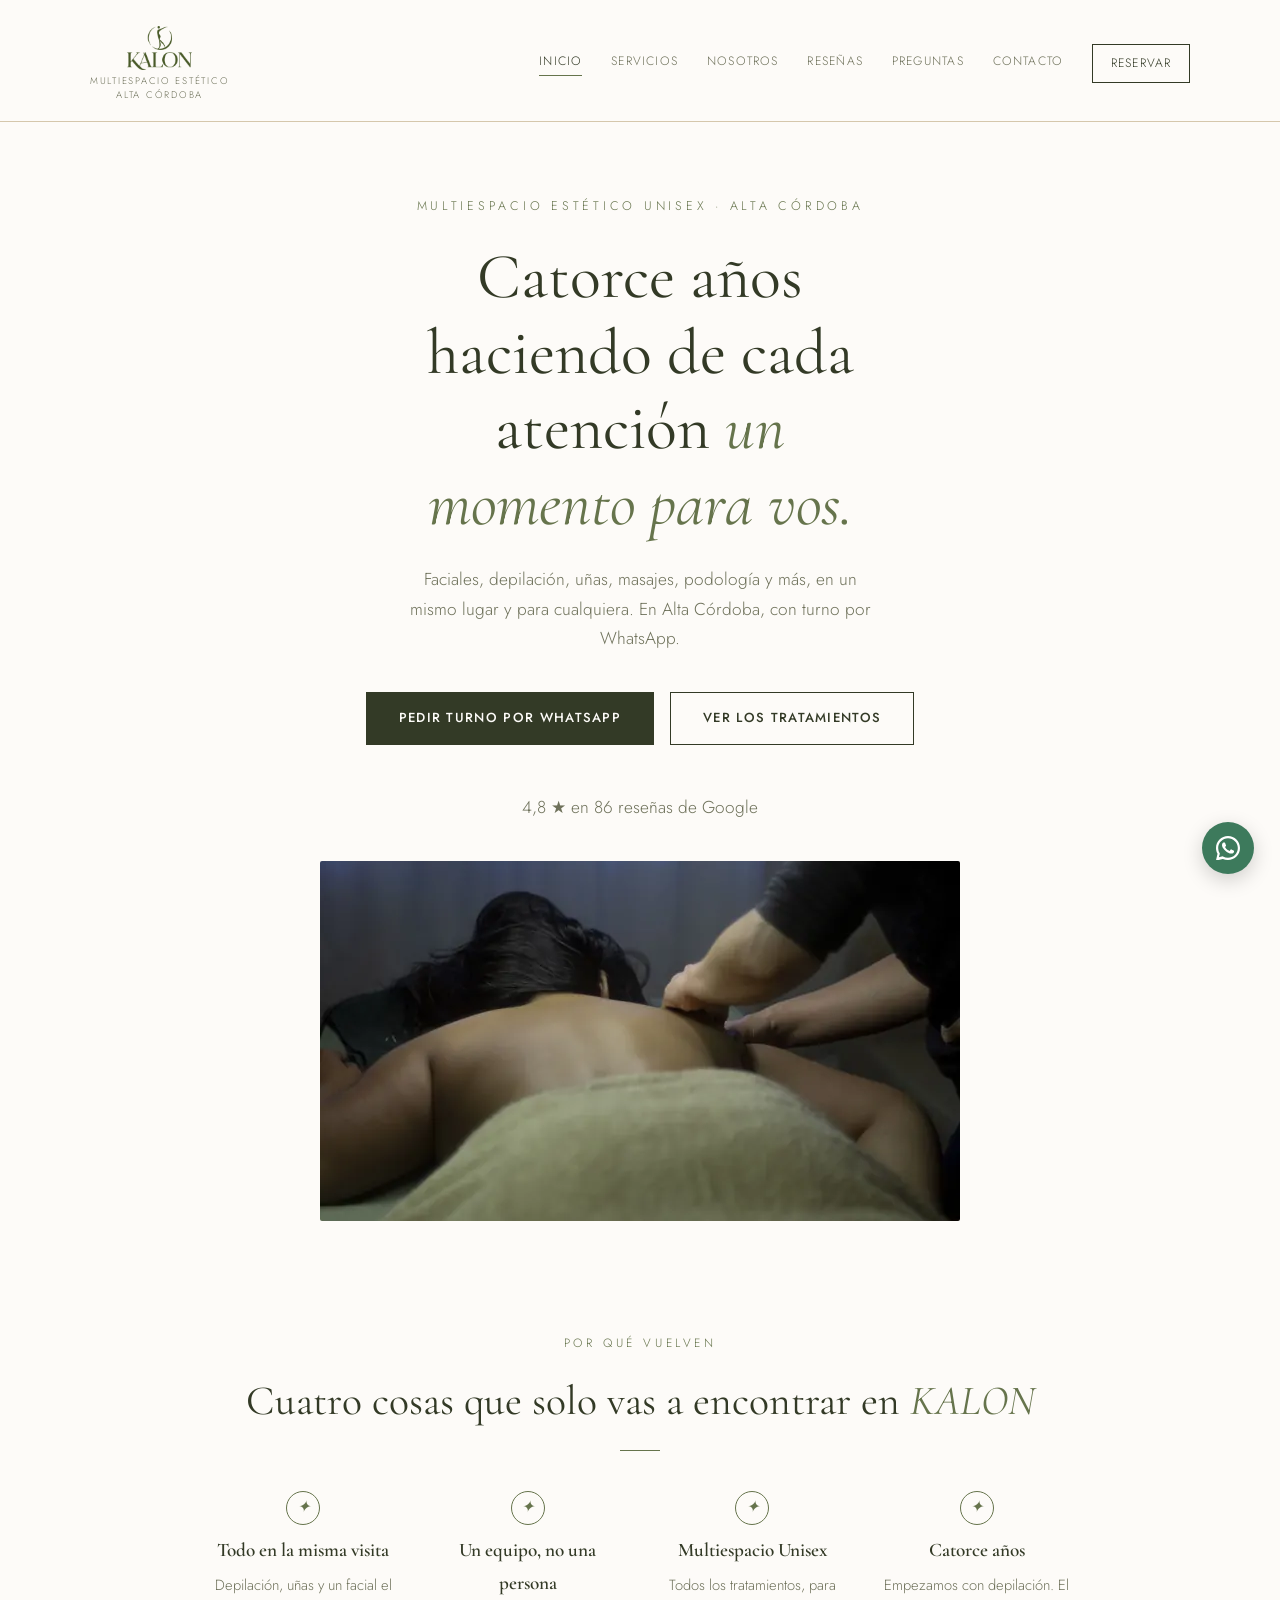
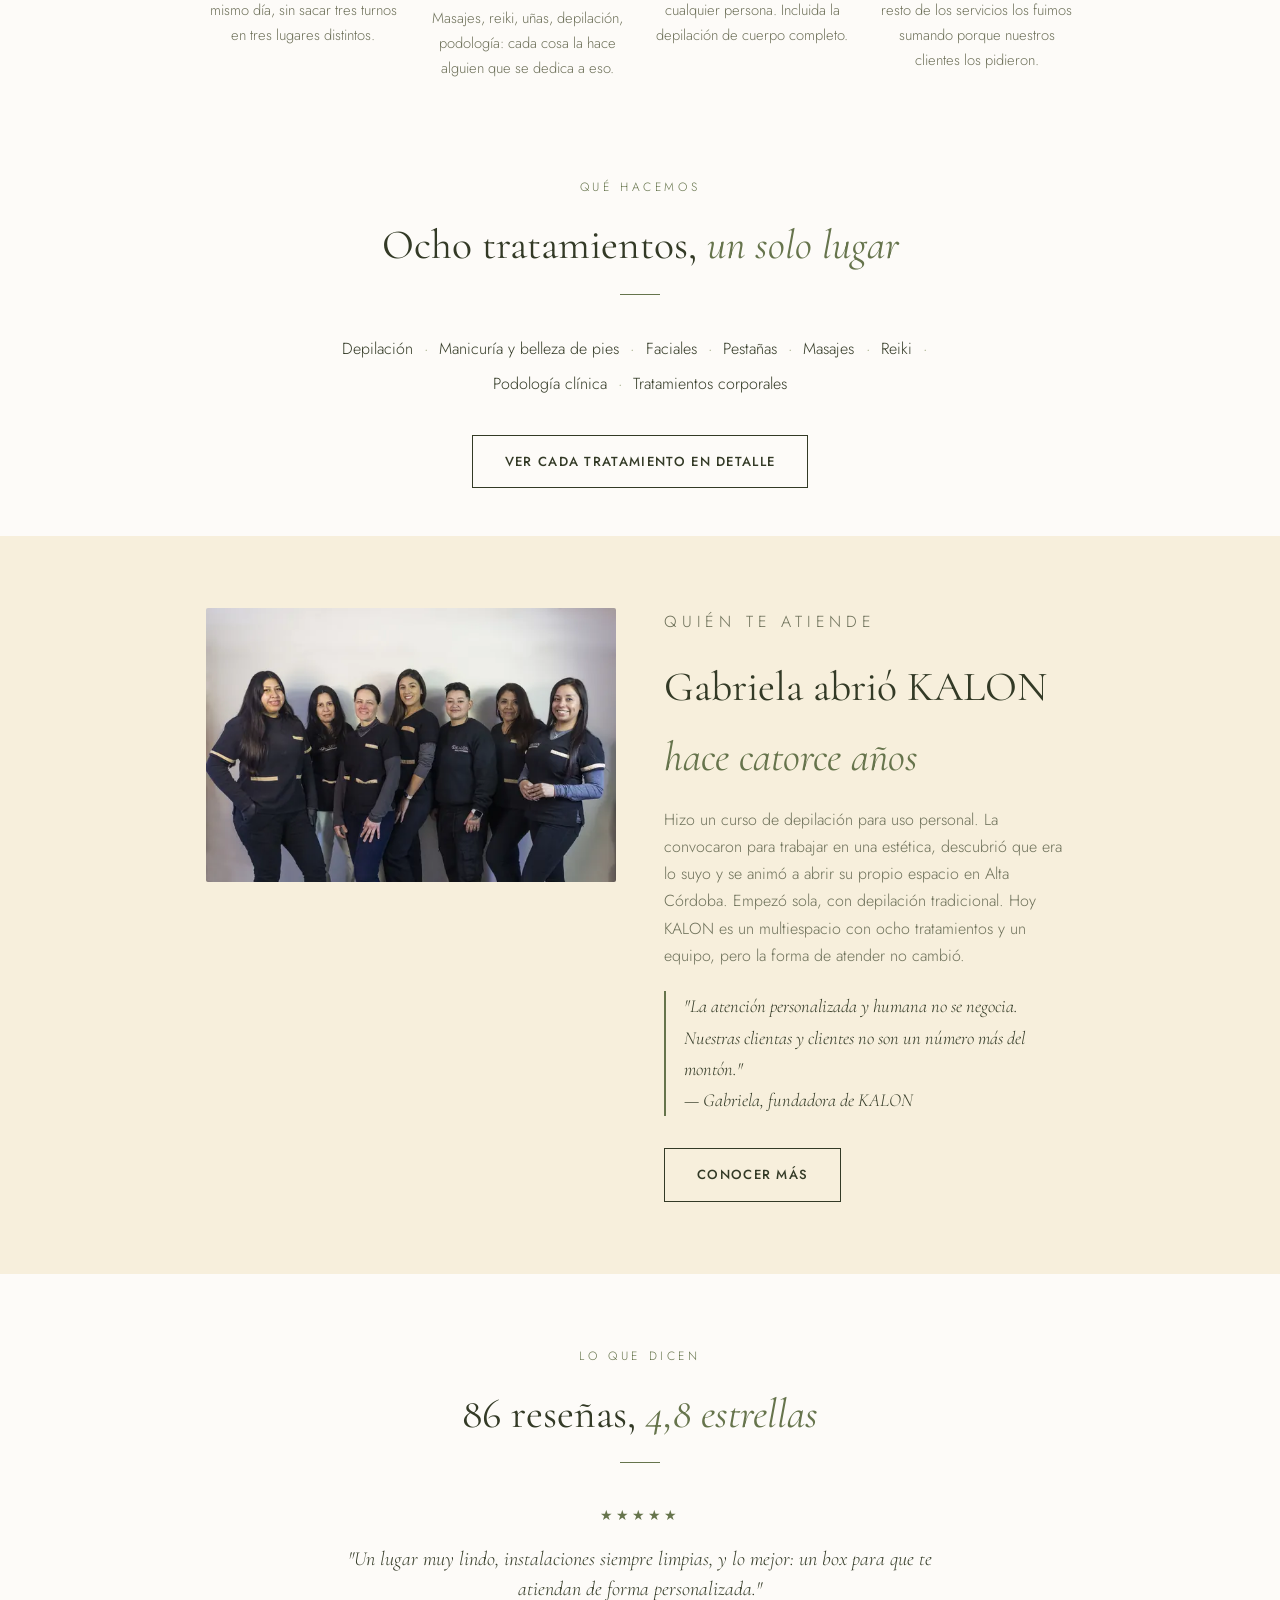
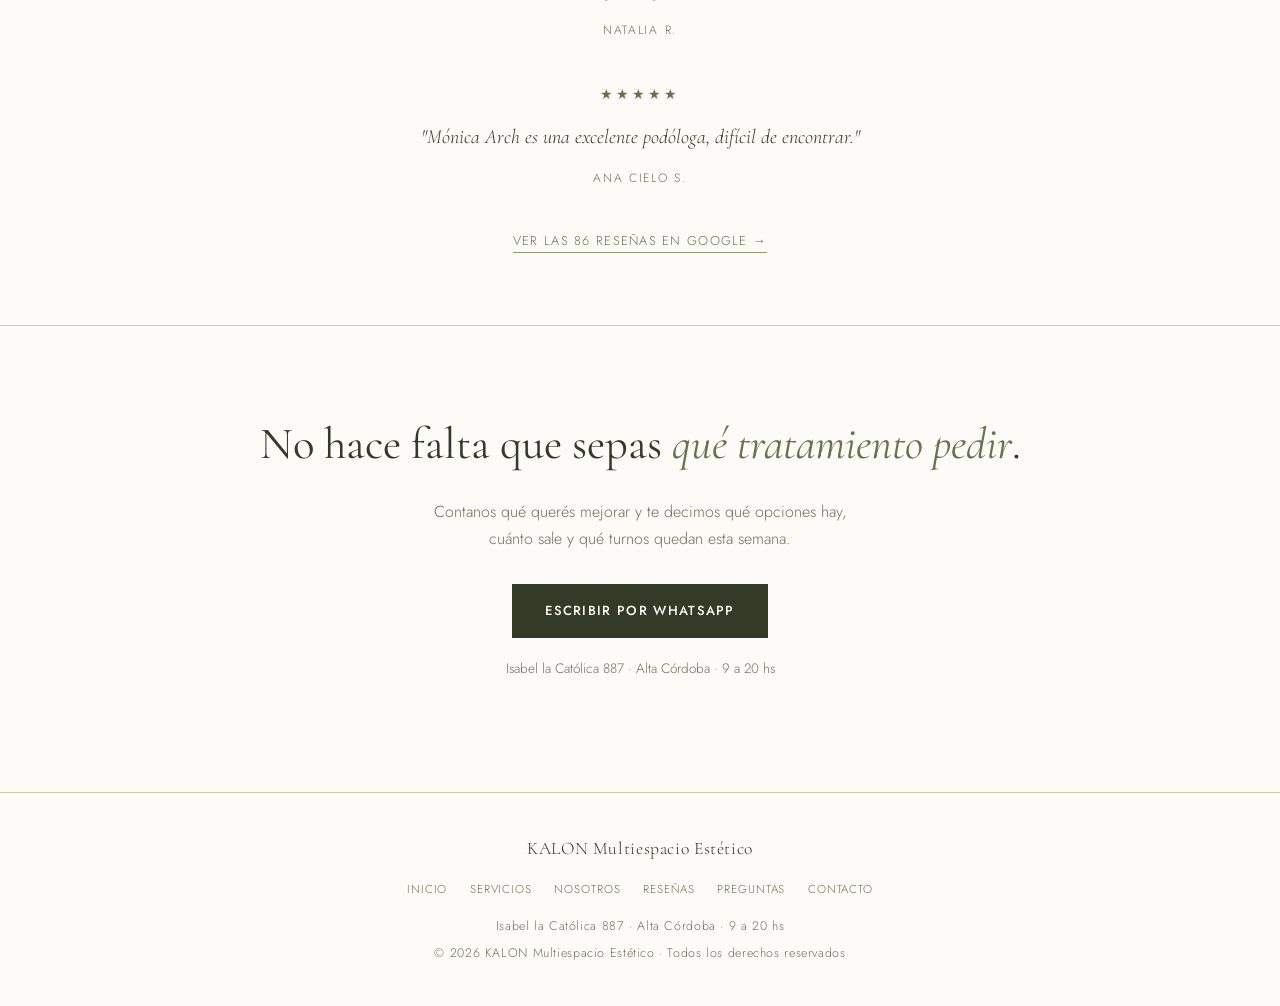
<file: index.html>
<!DOCTYPE html>
<html lang="es">
<head>
  <meta charset="UTF-8" />
  <meta name="viewport" content="width=device-width, initial-scale=1.0" />
  <title>KALON Multiespacio Estético — 14 años en Alta Córdoba</title>
  <meta name="description" content="Multiespacio estético unisex en Alta Córdoba. Faciales, depilación, uñas, masajes, podología, reiki y más. 14 años, 86 reseñas y 4,8 estrellas en Google. Turnos por WhatsApp." />
  <link rel="canonical" href="https://kalonmultiespacio.com/" />
  <meta name="robots" content="index, follow" />
  <meta name="theme-color" content="#fdfbf8" />
  <meta property="og:type" content="website" />
  <meta property="og:locale" content="es_AR" />
  <meta property="og:site_name" content="KALON Multiespacio Estético" />
  <meta property="og:url" content="https://kalonmultiespacio.com/" />
  <meta property="og:title" content="KALON Multiespacio Estético — 14 años en Alta Córdoba" />
  <meta property="og:description" content="Multiespacio estético unisex en Alta Córdoba. Faciales, depilación, uñas, masajes, podología, reiki y más. 14 años, 86 reseñas y 4,8 estrellas en Google. Turnos por WhatsApp." />
  <meta property="og:image" content="https://kalonmultiespacio.com/img/og-kalon.jpg" />
  <meta property="og:image:width" content="1200" />
  <meta property="og:image:height" content="630" />
  <meta property="og:image:alt" content="Equipo de KALON Multiespacio Estético en Alta Córdoba" />
  <meta name="twitter:card" content="summary_large_image" />
  <script type="application/ld+json">
{
  "@context": "https://schema.org",
  "@type": "BeautySalon",
  "@id": "https://kalonmultiespacio.com/#kalon",
  "name": "KALON Multiespacio Estético",
  "url": "https://kalonmultiespacio.com/",
  "image": "https://kalonmultiespacio.com/img/og-kalon.jpg",
  "logo": "https://kalonmultiespacio.com/img/logo-kalon.png",
  "description": "Multiespacio estético unisex en Alta Córdoba: faciales, depilación, uñas, pestañas, masajes, podología, reiki y Hifu.",
  "telephone": "+54 9 351 397-5114",
  "address": {
    "@type": "PostalAddress",
    "streetAddress": "Isabel la Católica 887",
    "addressLocality": "Córdoba",
    "addressRegion": "Córdoba",
    "addressCountry": "AR"
  },
  "geo": {
    "@type": "GeoCoordinates",
    "latitude": -31.3897943,
    "longitude": -64.1840339
  },
  "areaServed": "Alta Córdoba",
  "openingHoursSpecification": [
    {
      "@type": "OpeningHoursSpecification",
      "dayOfWeek": [
        "Monday",
        "Tuesday",
        "Wednesday",
        "Thursday",
        "Friday",
        "Saturday"
      ],
      "opens": "09:00",
      "closes": "20:00"
    }
  ],
  "paymentAccepted": "Efectivo, transferencia, tarjeta",
  "sameAs": [
    "https://instagram.com/kalon.multiespacio.unisex"
  ]
}
  </script>
  <link rel="preconnect" href="https://fonts.googleapis.com">
  <link rel="preconnect" href="https://fonts.gstatic.com" crossorigin>
  <link href="https://fonts.googleapis.com/css2?family=Cormorant+Garamond:ital,wght@0,300;0,400;0,500;0,600;1,400&family=Jost:wght@300;400;500;600&display=swap" rel="stylesheet">
  <link rel="stylesheet" href="style.css">
</head>
<body>

<header>
  <div class="header-inner">
    <a href="index.html" class="logo-link"><img width="196" height="132" src="img/logo-kalon.png" alt="KALON Multiespacio Estético" class="logo-img"><span class="logo-sub">Multiespacio Estético<br>Alta Córdoba</span></a>
    <div class="hamburger" onclick="toggleNav()"><span></span><span></span><span></span></div>
    <nav class="links" id="navLinks">
      <a href="index.html" class="active">Inicio</a>
      <a href="servicios.html">Servicios</a>
      <a href="nosotros.html">Nosotros</a>
      <a href="resenas.html">Reseñas</a>
      <a href="faq.html">Preguntas</a>
      <a href="contacto.html">Contacto</a>
      <a href="https://wa.me/5493513975114?text=Hola%21+Entr%C3%A9+a+la+web+de+KALON.+Quer%C3%ADa+consultar+precios+y+turnos+disponibles." target="_blank" rel="noopener" class="nav-cta">Reservar</a>
    </nav>
  </div>
</header>

<section class="hero">
  <p class="eyebrow">Multiespacio estético unisex · Alta Córdoba</p>
  <h1>Catorce años haciendo de cada atención <em>un momento para vos.</em></h1>
  <p>Faciales, depilación, uñas, masajes, podología y más, en un mismo lugar y para cualquiera. En Alta Córdoba, con turno por WhatsApp.</p>
  <div class="cta-row">
    <a href="https://wa.me/5493513975114?text=Hola%21+Vengo+de+la+web+de+KALON+y+quiero+pedir+un+turno.+%C2%BFQu%C3%A9+disponibilidad+tienen+esta+semana%3F" target="_blank" rel="noopener" class="btn btn-solid">Pedir turno por WhatsApp</a>
    <a href="servicios.html" class="btn btn-line">Ver los tratamientos</a>
  </div>
  <p class="hero-proof">4,8 ★ en 86 reseñas de Google</p>
  <div class="hero-img">
    <picture><source type="image/webp" srcset="img/masaje-640.webp 640w, img/masaje-1280.webp 1280w" sizes="(max-width:700px) 100vw, 640px"><img decoding="async" width="1280" height="878" src="img/masaje.jpg" alt="Masajista trabajando la espalda de una clienta en camilla, en KALON Multiespacio Estético, Alta Córdoba" fetchpriority="high" /></picture>
  </div>
</section>

<section class="section-tight">
  <div class="wrap">
    <p class="label">Por qué vuelven</p>
    <h2 class="title">Cuatro cosas que solo vas a encontrar en <em>KALON</em></h2>
    <div class="divider"></div>
    <div class="highlights">
      <div class="highlight">
        <div class="highlight-mark">✦</div>
        <h3>Todo en la misma visita</h3>
        <p>Depilación, uñas y un facial el mismo día, sin sacar tres turnos en tres lugares distintos.</p>
      </div>
      <div class="highlight">
        <div class="highlight-mark">✦</div>
        <h3>Un equipo, no una persona</h3>
        <p>Masajes, reiki, uñas, depilación, podología: cada cosa la hace alguien que se dedica a eso.</p>
      </div>
      <div class="highlight">
        <div class="highlight-mark">✦</div>
        <h3>Multiespacio Unisex</h3>
        <p>Todos los tratamientos, para cualquier persona. Incluida la depilación de cuerpo completo.</p>
      </div>
      <div class="highlight">
        <div class="highlight-mark">✦</div>
        <h3>Catorce años</h3>
        <p>Empezamos con depilación. El resto de los servicios los fuimos sumando porque nuestros clientes los pidieron.</p>
      </div>
    </div>
  </div>
</section>
<section class="section-tight">
  <div class="wrap">
    <p class="label">Qué hacemos</p>
    <h2 class="title">Ocho tratamientos, <em>un solo lugar</em></h2>
    <div class="divider"></div>
    <p class="service-list"><span>Depilación</span><span>Manicuría y belleza de pies</span><span>Faciales</span><span>Pestañas</span><span>Masajes</span><span>Reiki</span><span>Podología clínica</span><span>Tratamientos corporales</span></p>
    <div class="see-all"><a href="servicios.html" class="btn btn-line">Ver cada tratamiento en detalle</a></div>
  </div>
</section>

<section class="alt-bg">
  <div class="wrap">
    <div class="about-grid">
      <div class="about-img">
        <picture><source type="image/webp" srcset="img/equipo-600.webp 600w, img/equipo-1200.webp 1200w" sizes="(max-width:760px) 100vw, 420px"><img decoding="async" width="1200" height="800" src="img/equipo.jpg" alt="Equipo de KALON Multiespacio Estético con uniforme, en el local de Alta Córdoba" loading="lazy" /></picture>
      </div>
      <div class="about-text">
        <p class="label" style="text-align:left;">Quién te atiende</p>
        <h2 class="title" style="text-align:left;">Gabriela abrió KALON <em>hace catorce años</em></h2>
        <p>Hizo un curso de depilación para uso personal. La convocaron para trabajar en una estética, descubrió que era lo suyo y se animó a abrir su propio espacio en Alta Córdoba. Empezó sola, con depilación tradicional. Hoy KALON es un multiespacio con ocho tratamientos y un equipo, pero la forma de atender no cambió.</p>
        <p class="about-quote">"La atención personalizada y humana no se negocia. Nuestras clientas y clientes no son un número más del montón."<br>— Gabriela, fundadora de KALON</p>
        <div style="margin-top:2rem;"><a href="nosotros.html" class="btn btn-line">Conocer más</a></div>
      </div>
    </div>
  </div>
</section>

<section>
  <div class="wrap">
    <p class="label">Lo que dicen</p>
    <h2 class="title">86 reseñas, <em>4,8 estrellas</em></h2>
    <div class="divider"></div>
    <div class="review">
      <div class="stars">★★★★★</div>
      <p>"Un lugar muy lindo, instalaciones siempre limpias, y lo mejor: un box para que te atiendan de forma personalizada."</p>
      <div class="author">Natalia R.</div>
    </div>
    <div class="review">
      <div class="stars">★★★★★</div>
      <p>"Mónica Arch es una excelente podóloga, difícil de encontrar."</p>
      <div class="author">Ana Cielo S.</div>
    </div>
    <a href="https://www.google.com/maps/search/KALON%20Multiespacio%20Est%C3%A9tico/@-31.3897943,-64.1840339,17z" target="_blank" rel="noopener" class="g-link">Ver las 86 reseñas en Google →</a>
  </div>
</section>

<section class="final">
  <h2>No hace falta que sepas <em>qué tratamiento pedir</em>.</h2>
  <p>Contanos qué querés mejorar y te decimos qué opciones hay, cuánto sale y qué turnos quedan esta semana.</p>
  <a href="https://wa.me/5493513975114?text=Hola%21+Entr%C3%A9+a+la+web+de+KALON.+No+s%C3%A9+bien+qu%C3%A9+tratamiento+me+conviene%2C+%C2%BFme+orientan%3F" target="_blank" rel="noopener" class="btn btn-solid">Escribir por WhatsApp</a>
  <p class="final-note">Isabel la Católica 887 · Alta Córdoba · 9 a 20 hs</p>
</section>

<footer>
  <div class="flogo">KALON Multiespacio Estético</div>
  <div class="fnav">
    <a href="index.html">Inicio</a>
    <a href="servicios.html">Servicios</a>
    <a href="nosotros.html">Nosotros</a>
    <a href="resenas.html">Reseñas</a>
    <a href="faq.html">Preguntas</a>
    <a href="contacto.html">Contacto</a>
  </div>
  <p>Isabel la Católica 887 · Alta Córdoba · 9 a 20 hs</p>
  <p style="margin-top:.4rem;">© 2026 KALON Multiespacio Estético · Todos los derechos reservados</p>
</footer>

<a class="wa-float" href="https://wa.me/5493513975114?text=Hola%21+Quer%C3%ADa+hacer+una+consulta+sobre+KALON." target="_blank" rel="noopener" title="Escribinos por WhatsApp">
  <svg xmlns="http://www.w3.org/2000/svg" width="24" height="24" viewBox="0 0 24 24" fill="white"><path d="M17.472 14.382c-.297-.149-1.758-.867-2.03-.967-.273-.099-.471-.148-.67.15-.197.297-.767.966-.94 1.164-.173.199-.347.223-.644.075-.297-.15-1.255-.463-2.39-1.475-.883-.788-1.48-1.761-1.653-2.059-.173-.297-.018-.458.13-.606.134-.133.298-.347.446-.52.149-.174.198-.298.298-.497.099-.198.05-.371-.025-.52-.075-.149-.669-1.612-.916-2.207-.242-.579-.487-.5-.669-.51-.173-.008-.371-.01-.57-.01-.198 0-.52.074-.792.372-.272.297-1.04 1.016-1.04 2.479 0 1.462 1.065 2.875 1.213 3.074.149.198 2.096 3.2 5.077 4.487.709.306 1.262.489 1.694.625.712.227 1.36.195 1.871.118.571-.085 1.758-.719 2.006-1.413.248-.694.248-1.289.173-1.413-.074-.124-.272-.198-.57-.347z"/><path d="M12 0C5.373 0 0 5.373 0 12c0 2.123.555 4.116 1.524 5.849L.057 23.885a.5.5 0 0 0 .608.633l6.193-1.623A11.945 11.945 0 0 0 12 24c6.627 0 12-5.373 12-12S18.627 0 12 0zm0 21.818a9.813 9.813 0 0 1-5.032-1.383l-.36-.214-3.733.979.997-3.645-.236-.373A9.818 9.818 0 0 1 2.182 12c0-5.413 4.405-9.818 9.818-9.818 5.413 0 9.818 4.405 9.818 9.818 0 5.413-4.405 9.818-9.818 9.818z"/></svg>
</a>

<script src="script.js"></script>
</body>
</html>
</file>
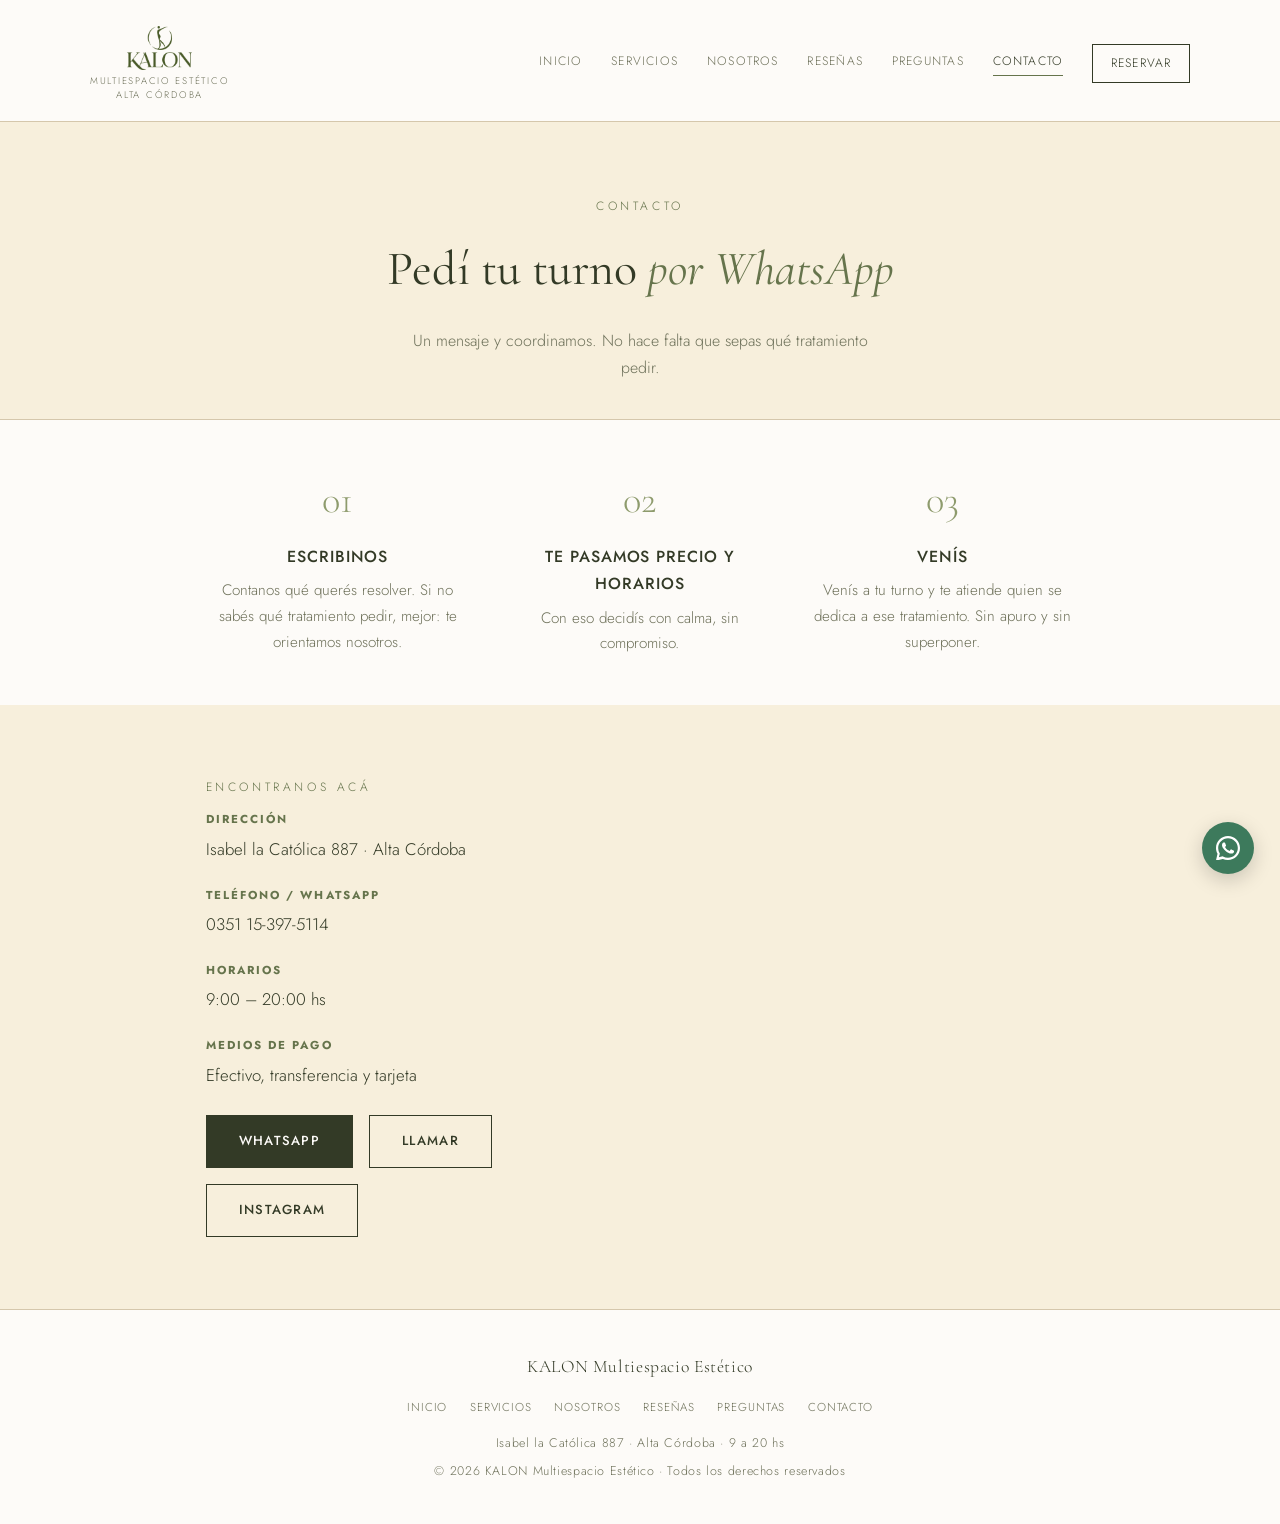
<file: contacto.html>
<!DOCTYPE html>
<html lang="es">
<head>
  <meta charset="UTF-8" />
  <meta name="viewport" content="width=device-width, initial-scale=1.0" />
  <title>Turnos y ubicación — KALON, Alta Córdoba</title>
  <meta name="description" content="Isabel la Católica 887, Alta Córdoba. Turnos por WhatsApp al 351 397-5114. Efectivo, transferencia y tarjeta." />
  <link rel="canonical" href="https://kalonmultiespacio.com/contacto.html" />
  <meta name="robots" content="index, follow" />
  <meta name="theme-color" content="#fdfbf8" />
  <meta property="og:type" content="website" />
  <meta property="og:locale" content="es_AR" />
  <meta property="og:site_name" content="KALON Multiespacio Estético" />
  <meta property="og:url" content="https://kalonmultiespacio.com/contacto.html" />
  <meta property="og:title" content="Turnos y ubicación — KALON, Alta Córdoba" />
  <meta property="og:description" content="Isabel la Católica 887, Alta Córdoba. Turnos por WhatsApp al 351 397-5114. Efectivo, transferencia y tarjeta." />
  <meta property="og:image" content="https://kalonmultiespacio.com/img/og-kalon.jpg" />
  <meta property="og:image:width" content="1200" />
  <meta property="og:image:height" content="630" />
  <meta property="og:image:alt" content="Equipo de KALON Multiespacio Estético en Alta Córdoba" />
  <meta name="twitter:card" content="summary_large_image" />
  <script type="application/ld+json">
{
  "@context": "https://schema.org",
  "@type": "BeautySalon",
  "@id": "https://kalonmultiespacio.com/#kalon",
  "name": "KALON Multiespacio Estético",
  "url": "https://kalonmultiespacio.com/",
  "image": "https://kalonmultiespacio.com/img/og-kalon.jpg",
  "logo": "https://kalonmultiespacio.com/img/logo-kalon.png",
  "description": "Multiespacio estético unisex en Alta Córdoba: faciales, depilación, uñas, pestañas, masajes, podología, reiki y Hifu.",
  "telephone": "+54 9 351 397-5114",
  "address": {
    "@type": "PostalAddress",
    "streetAddress": "Isabel la Católica 887",
    "addressLocality": "Córdoba",
    "addressRegion": "Córdoba",
    "addressCountry": "AR"
  },
  "geo": {
    "@type": "GeoCoordinates",
    "latitude": -31.3897943,
    "longitude": -64.1840339
  },
  "areaServed": "Alta Córdoba",
  "openingHoursSpecification": [
    {
      "@type": "OpeningHoursSpecification",
      "dayOfWeek": [
        "Monday",
        "Tuesday",
        "Wednesday",
        "Thursday",
        "Friday",
        "Saturday"
      ],
      "opens": "09:00",
      "closes": "20:00"
    }
  ],
  "paymentAccepted": "Efectivo, transferencia, tarjeta",
  "sameAs": [
    "https://instagram.com/kalon.multiespacio.unisex"
  ]
}
  </script>
  <link rel="preconnect" href="https://fonts.googleapis.com">
  <link rel="preconnect" href="https://fonts.gstatic.com" crossorigin>
  <link href="https://fonts.googleapis.com/css2?family=Cormorant+Garamond:ital,wght@0,300;0,400;0,500;0,600;1,400&family=Jost:wght@300;400;500;600&display=swap" rel="stylesheet">
  <link rel="stylesheet" href="style.css">
</head>
<body>

<header>
  <div class="header-inner">
    <a href="index.html" class="logo-link"><img width="196" height="132" src="img/logo-kalon.png" alt="KALON Multiespacio Estético" class="logo-img"><span class="logo-sub">Multiespacio Estético<br>Alta Córdoba</span></a>
    <div class="hamburger" onclick="toggleNav()"><span></span><span></span><span></span></div>
    <nav class="links" id="navLinks">
      <a href="index.html">Inicio</a>
      <a href="servicios.html">Servicios</a>
      <a href="nosotros.html">Nosotros</a>
      <a href="resenas.html">Reseñas</a>
      <a href="faq.html">Preguntas</a>
      <a href="contacto.html" class="active">Contacto</a>
      <a href="https://wa.me/5493513975114?text=Hola%21+Entr%C3%A9+a+la+web+de+KALON.+Quer%C3%ADa+consultar+precios+y+turnos+disponibles." target="_blank" rel="noopener" class="nav-cta">Reservar</a>
    </nav>
  </div>
</header>

<div class="page-head">
  <p class="label">Contacto</p>
  <h1>Pedí tu turno <em>por WhatsApp</em></h1>
  <p>Un mensaje y coordinamos. No hace falta que sepas qué tratamiento pedir.</p>
</div>

<section class="section-tight">
  <div class="wrap">
    <div class="steps">
      <div>
        <div class="step-n">01</div>
        <h3>Escribinos</h3>
        <p>Contanos qué querés resolver. Si no sabés qué tratamiento pedir, mejor: te orientamos nosotros.</p>
      </div>
      <div>
        <div class="step-n">02</div>
        <h3>Te pasamos precio y horarios</h3>
        <p>Con eso decidís con calma, sin compromiso.</p>
      </div>
      <div>
        <div class="step-n">03</div>
        <h3>Venís</h3>
        <p>Venís a tu turno y te atiende quien se dedica a ese tratamiento. Sin apuro y sin superponer.</p>
      </div>
    </div>
  </div>
</section>

<section class="alt-bg">
  <div class="wrap">
    <div class="contact-grid">
      <div>
        <p class="label" style="text-align:left;">Encontranos acá</p>
        <div class="c-item"><strong>Dirección</strong><span>Isabel la Católica 887 · Alta Córdoba</span></div>
        <div class="c-item"><strong>Teléfono / WhatsApp</strong><span><a href="tel:+5493513975114">0351 15-397-5114</a></span></div>
        <div class="c-item"><strong>Horarios</strong><span>9:00 – 20:00 hs</span></div>
        <div class="c-item"><strong>Medios de pago</strong><span>Efectivo, transferencia y tarjeta</span></div>
        <div style="margin-top:1.6rem;display:flex;gap:1rem;flex-wrap:wrap;">
          <a href="https://wa.me/5493513975114?text=Hola%21+Vengo+de+la+web+de+KALON+y+quiero+pedir+un+turno." target="_blank" rel="noopener" class="btn btn-solid">WhatsApp</a>
          <a href="tel:+5493513975114" class="btn btn-line">Llamar</a>
          <a href="https://instagram.com/kalon.multiespacio.unisex" target="_blank" rel="noopener" class="btn btn-line">Instagram</a>
        </div>
      </div>
      <div class="map-box">
        <iframe src="https://maps.google.com/maps?q=Isabel%20la%20Cat%C3%B3lica%20887%2C%20Alta%20C%C3%B3rdoba%2C%20C%C3%B3rdoba%2C%20Argentina&output=embed&z=16" allowfullscreen="" loading="lazy" referrerpolicy="no-referrer-when-downgrade" title="KALON Multiespacio Estético"></iframe>
      </div>
    </div>
  </div>
</section>

<footer>
  <div class="flogo">KALON Multiespacio Estético</div>
  <div class="fnav">
    <a href="index.html">Inicio</a>
    <a href="servicios.html">Servicios</a>
    <a href="nosotros.html">Nosotros</a>
    <a href="resenas.html">Reseñas</a>
    <a href="faq.html">Preguntas</a>
    <a href="contacto.html">Contacto</a>
  </div>
  <p>Isabel la Católica 887 · Alta Córdoba · 9 a 20 hs</p>
  <p style="margin-top:.4rem;">© 2026 KALON Multiespacio Estético · Todos los derechos reservados</p>
</footer>

<a class="wa-float" href="https://wa.me/5493513975114?text=Hola%21+Quer%C3%ADa+hacer+una+consulta+sobre+KALON." target="_blank" rel="noopener" title="Escribinos por WhatsApp">
  <svg xmlns="http://www.w3.org/2000/svg" width="24" height="24" viewBox="0 0 24 24" fill="white"><path d="M17.472 14.382c-.297-.149-1.758-.867-2.03-.967-.273-.099-.471-.148-.67.15-.197.297-.767.966-.94 1.164-.173.199-.347.223-.644.075-.297-.15-1.255-.463-2.39-1.475-.883-.788-1.48-1.761-1.653-2.059-.173-.297-.018-.458.13-.606.134-.133.298-.347.446-.52.149-.174.198-.298.298-.497.099-.198.05-.371-.025-.52-.075-.149-.669-1.612-.916-2.207-.242-.579-.487-.5-.669-.51-.173-.008-.371-.01-.57-.01-.198 0-.52.074-.792.372-.272.297-1.04 1.016-1.04 2.479 0 1.462 1.065 2.875 1.213 3.074.149.198 2.096 3.2 5.077 4.487.709.306 1.262.489 1.694.625.712.227 1.36.195 1.871.118.571-.085 1.758-.719 2.006-1.413.248-.694.248-1.289.173-1.413-.074-.124-.272-.198-.57-.347z"/><path d="M12 0C5.373 0 0 5.373 0 12c0 2.123.555 4.116 1.524 5.849L.057 23.885a.5.5 0 0 0 .608.633l6.193-1.623A11.945 11.945 0 0 0 12 24c6.627 0 12-5.373 12-12S18.627 0 12 0zm0 21.818a9.813 9.813 0 0 1-5.032-1.383l-.36-.214-3.733.979.997-3.645-.236-.373A9.818 9.818 0 0 1 2.182 12c0-5.413 4.405-9.818 9.818-9.818 5.413 0 9.818 4.405 9.818 9.818 0 5.413-4.405 9.818-9.818 9.818z"/></svg>
</a>

<script src="script.js"></script>
</body>
</html>
</file>
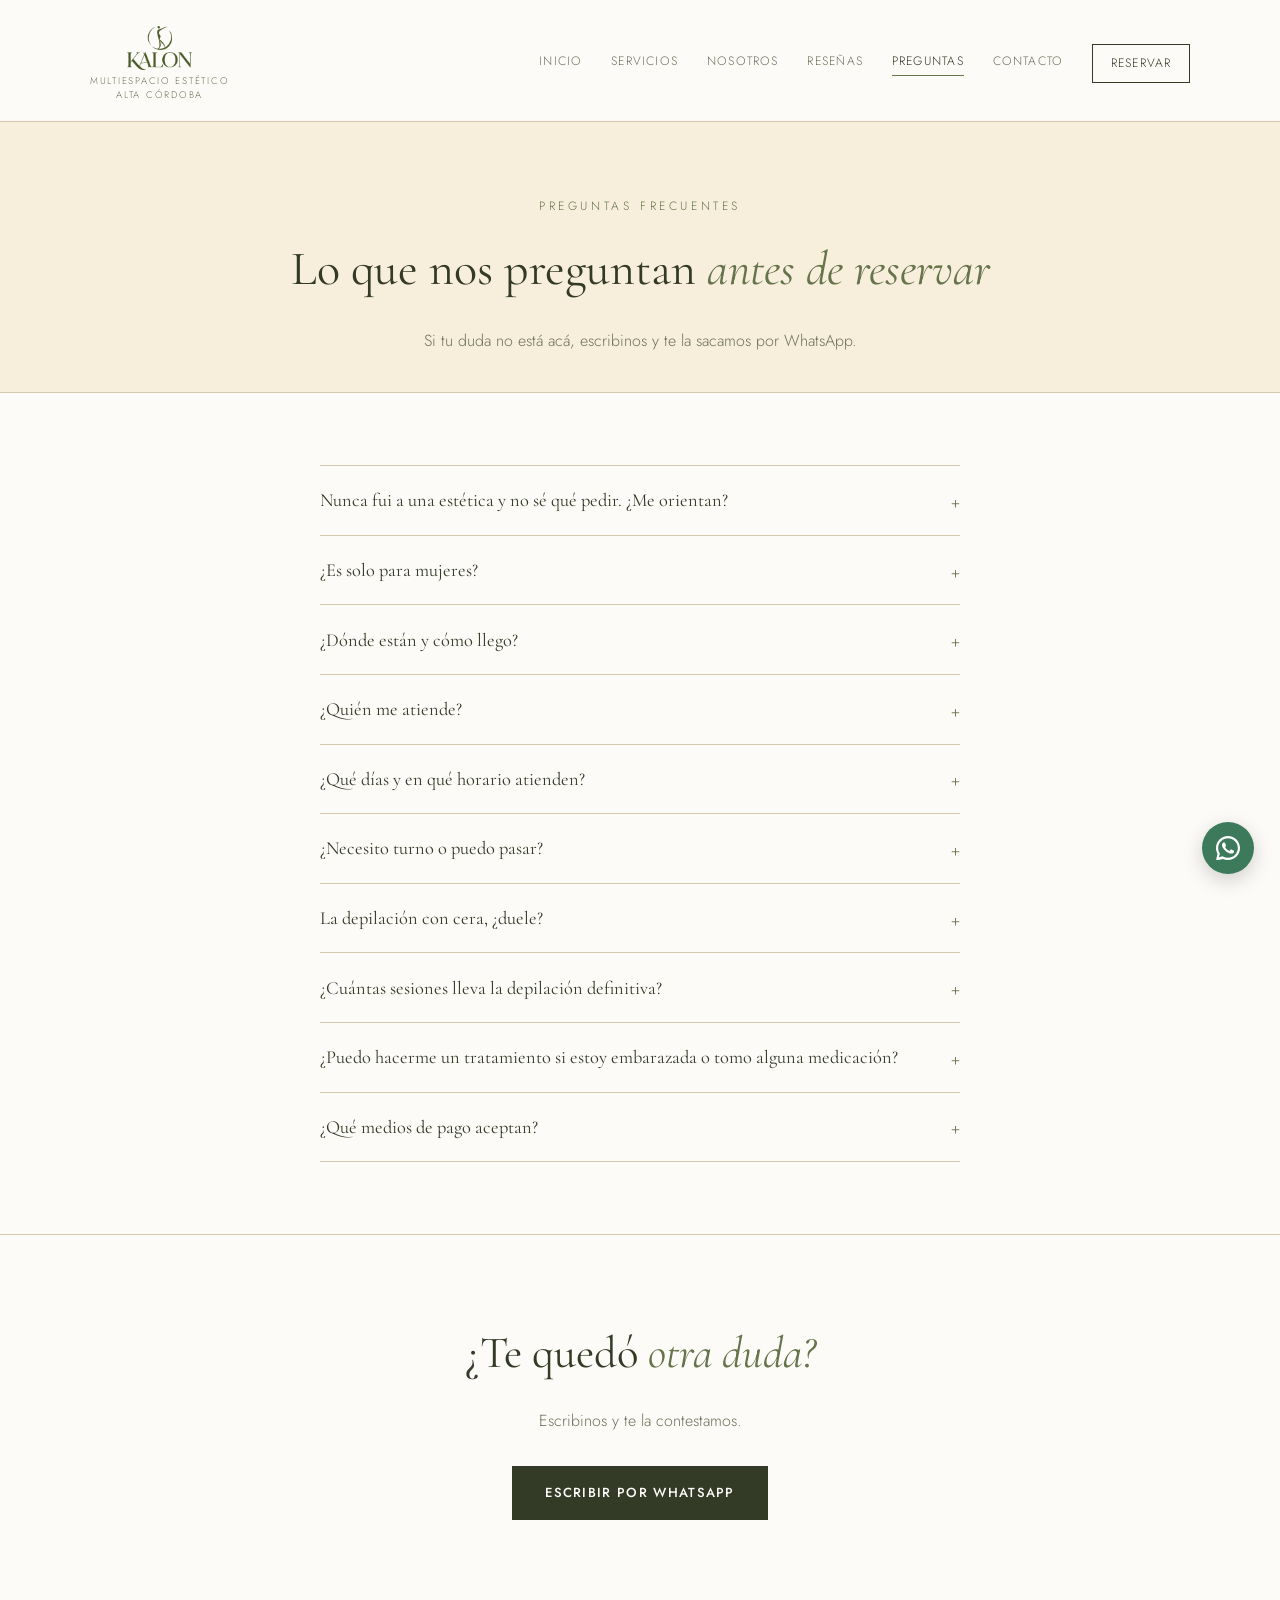
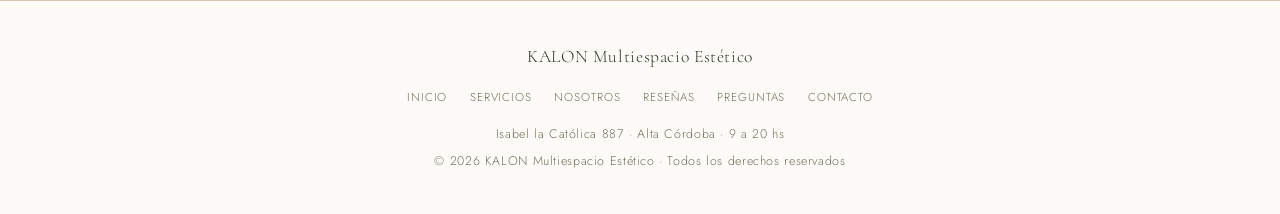
<file: faq.html>
<!DOCTYPE html>
<html lang="es">
<head>
  <meta charset="UTF-8" />
  <meta name="viewport" content="width=device-width, initial-scale=1.0" />
  <title>Preguntas frecuentes — KALON, Alta Córdoba</title>
  <meta name="description" content="Precios, horarios, si es solo para mujeres, cuántas sesiones lleva la depilación definitiva y si duele. Lo que más nos preguntan antes de reservar un turno." />
  <link rel="canonical" href="https://kalonmultiespacio.com/faq.html" />
  <meta name="robots" content="index, follow" />
  <meta name="theme-color" content="#fdfbf8" />
  <meta property="og:type" content="website" />
  <meta property="og:locale" content="es_AR" />
  <meta property="og:site_name" content="KALON Multiespacio Estético" />
  <meta property="og:url" content="https://kalonmultiespacio.com/faq.html" />
  <meta property="og:title" content="Preguntas frecuentes — KALON, Alta Córdoba" />
  <meta property="og:description" content="Precios, horarios, si es solo para mujeres, cuántas sesiones lleva la depilación definitiva y si duele. Lo que más nos preguntan antes de reservar un turno." />
  <meta property="og:image" content="https://kalonmultiespacio.com/img/og-kalon.jpg" />
  <meta property="og:image:width" content="1200" />
  <meta property="og:image:height" content="630" />
  <meta property="og:image:alt" content="Equipo de KALON Multiespacio Estético en Alta Córdoba" />
  <meta name="twitter:card" content="summary_large_image" />
  <link rel="preconnect" href="https://fonts.googleapis.com">
  <link rel="preconnect" href="https://fonts.gstatic.com" crossorigin>
  <link href="https://fonts.googleapis.com/css2?family=Cormorant+Garamond:ital,wght@0,300;0,400;0,500;0,600;1,400&family=Jost:wght@300;400;500;600&display=swap" rel="stylesheet">
  <link rel="stylesheet" href="style.css">
</head>
<body>

<header>
  <div class="header-inner">
    <a href="index.html" class="logo-link"><img width="196" height="132" src="img/logo-kalon.png" alt="KALON Multiespacio Estético" class="logo-img"><span class="logo-sub">Multiespacio Estético<br>Alta Córdoba</span></a>
    <div class="hamburger" onclick="toggleNav()"><span></span><span></span><span></span></div>
    <nav class="links" id="navLinks">
      <a href="index.html">Inicio</a>
      <a href="servicios.html">Servicios</a>
      <a href="nosotros.html">Nosotros</a>
      <a href="resenas.html">Reseñas</a>
      <a href="faq.html" class="active">Preguntas</a>
      <a href="contacto.html">Contacto</a>
      <a href="https://wa.me/5493513975114?text=Hola%21+Entr%C3%A9+a+la+web+de+KALON.+Quer%C3%ADa+consultar+precios+y+turnos+disponibles." target="_blank" rel="noopener" class="nav-cta">Reservar</a>
    </nav>
  </div>
</header>

<div class="page-head">
  <p class="label">Preguntas frecuentes</p>
  <h1>Lo que nos preguntan <em>antes de reservar</em></h1>
  <p>Si tu duda no está acá, escribinos y te la sacamos por WhatsApp.</p>
</div>

<section>
  <div class="wrap">
    <div class="faq-list" style="max-width:640px;margin:0 auto;">
      <div class="faq-item"><button class="faq-q">Nunca fui a una estética y no sé qué pedir. ¿Me orientan?</button><div class="faq-a"><p>Sí, es lo más común. Escribinos por WhatsApp y contanos qué querés resolver, con tus palabras. Te decimos qué opciones hay para eso y cuál conviene empezar.</p></div></div>
      <!-- <div class="faq-item"><button class="faq-q">¿Por qué no están los precios en la web?</button><div class="faq-a"><p>Porque en casi todos los tratamientos el precio depende de la zona, del estado en el que llegás y de cuántas sesiones necesites. Poner un número suelto sería inexacto. Escribinos y te lo pasamos en el momento, sin vueltas.</p></div></div> -->
      <div class="faq-item"><button class="faq-q">¿Es solo para mujeres?</button><div class="faq-a"><p>No. KALON es un multiespacio unisex: todos los tratamientos están disponibles para cualquier persona, sin distinción, incluida la depilación de cuerpo completo.</p></div></div>
      <div class="faq-item"><button class="faq-q">¿Dónde están y cómo llego?</button><div class="faq-a"><p>Isabel la Católica 887, en Alta Córdoba, Córdoba Capital. En la página de contacto está el mapa con la ubicación exacta.</p></div></div>
      <div class="faq-item"><button class="faq-q">¿Quién me atiende?</button><div class="faq-a"><p>En KALON hay un equipo. Masajes, reiki, uñas, depilación y podología los hace quien se dedica a cada cosa, no una sola persona para todo. Si querés saber quién te va a atender, preguntanos cuando reserves.</p></div></div>
      <div class="faq-item"><button class="faq-q">¿Qué días y en qué horario atienden?</button><div class="faq-a"><p>De 9:00 a 20:00 hs.</p></div></div>
      <div class="faq-item"><button class="faq-q">¿Necesito turno o puedo pasar?</button><div class="faq-a"><p>Siempre con turno. Es lo que nos permite atender de a una persona por vez y sin superponer. Escribinos por WhatsApp y coordinamos.</p></div></div>
      <div class="faq-item"><button class="faq-q">La depilación con cera, ¿duele?</button><div class="faq-a"><p>Molesta, sobre todo la primera vez y en las zonas más sensibles. Con las sesiones seguidas la molestia baja. Si te preocupa, decinos antes y trabajamos más despacio.</p></div></div>
      <div class="faq-item"><button class="faq-q">¿Cuántas sesiones lleva la depilación definitiva?</button><div class="faq-a"><p>En general entre 10 y 12, pero depende de tu tipo de piel y de vello. En la primera sesión lo evaluamos y te decimos qué esperar en tu caso.</p></div></div>
      <div class="faq-item"><button class="faq-q">¿Puedo hacerme un tratamiento si estoy embarazada o tomo alguna medicación?</button><div class="faq-a"><p>Contanos antes de reservar. Hay tratamientos que en esos casos no corresponden y otros que sí, y lo vemos según tu situación. Nunca improvisamos con eso.</p></div></div>
      <div class="faq-item"><button class="faq-q">¿Qué medios de pago aceptan?</button><div class="faq-a"><p>Efectivo, transferencia y tarjeta.</p></div></div>
    </div>
  </div>
</section>

<section class="final">
  <h2>¿Te quedó <em>otra duda?</em></h2>
  <p>Escribinos y te la contestamos.</p>
  <a href="https://wa.me/5493513975114?text=Hola%21+Le%C3%AD+las+preguntas+frecuentes+de+la+web+de+KALON+y+me+qued%C3%B3+una+duda." target="_blank" rel="noopener" class="btn btn-solid">Escribir por WhatsApp</a>
</section>

<footer>
  <div class="flogo">KALON Multiespacio Estético</div>
  <div class="fnav">
    <a href="index.html">Inicio</a>
    <a href="servicios.html">Servicios</a>
    <a href="nosotros.html">Nosotros</a>
    <a href="resenas.html">Reseñas</a>
    <a href="faq.html">Preguntas</a>
    <a href="contacto.html">Contacto</a>
  </div>
  <p>Isabel la Católica 887 · Alta Córdoba · 9 a 20 hs</p>
  <p style="margin-top:.4rem;">© 2026 KALON Multiespacio Estético · Todos los derechos reservados</p>
</footer>

<a class="wa-float" href="https://wa.me/5493513975114?text=Hola%21+Quer%C3%ADa+hacer+una+consulta+sobre+KALON." target="_blank" rel="noopener" title="Escribinos por WhatsApp">
  <svg xmlns="http://www.w3.org/2000/svg" width="24" height="24" viewBox="0 0 24 24" fill="white"><path d="M17.472 14.382c-.297-.149-1.758-.867-2.03-.967-.273-.099-.471-.148-.67.15-.197.297-.767.966-.94 1.164-.173.199-.347.223-.644.075-.297-.15-1.255-.463-2.39-1.475-.883-.788-1.48-1.761-1.653-2.059-.173-.297-.018-.458.13-.606.134-.133.298-.347.446-.52.149-.174.198-.298.298-.497.099-.198.05-.371-.025-.52-.075-.149-.669-1.612-.916-2.207-.242-.579-.487-.5-.669-.51-.173-.008-.371-.01-.57-.01-.198 0-.52.074-.792.372-.272.297-1.04 1.016-1.04 2.479 0 1.462 1.065 2.875 1.213 3.074.149.198 2.096 3.2 5.077 4.487.709.306 1.262.489 1.694.625.712.227 1.36.195 1.871.118.571-.085 1.758-.719 2.006-1.413.248-.694.248-1.289.173-1.413-.074-.124-.272-.198-.57-.347z"/><path d="M12 0C5.373 0 0 5.373 0 12c0 2.123.555 4.116 1.524 5.849L.057 23.885a.5.5 0 0 0 .608.633l6.193-1.623A11.945 11.945 0 0 0 12 24c6.627 0 12-5.373 12-12S18.627 0 12 0zm0 21.818a9.813 9.813 0 0 1-5.032-1.383l-.36-.214-3.733.979.997-3.645-.236-.373A9.818 9.818 0 0 1 2.182 12c0-5.413 4.405-9.818 9.818-9.818 5.413 0 9.818 4.405 9.818 9.818 0 5.413-4.405 9.818-9.818 9.818z"/></svg>
</a>

<script src="script.js"></script>
</body>
</html>
</file>
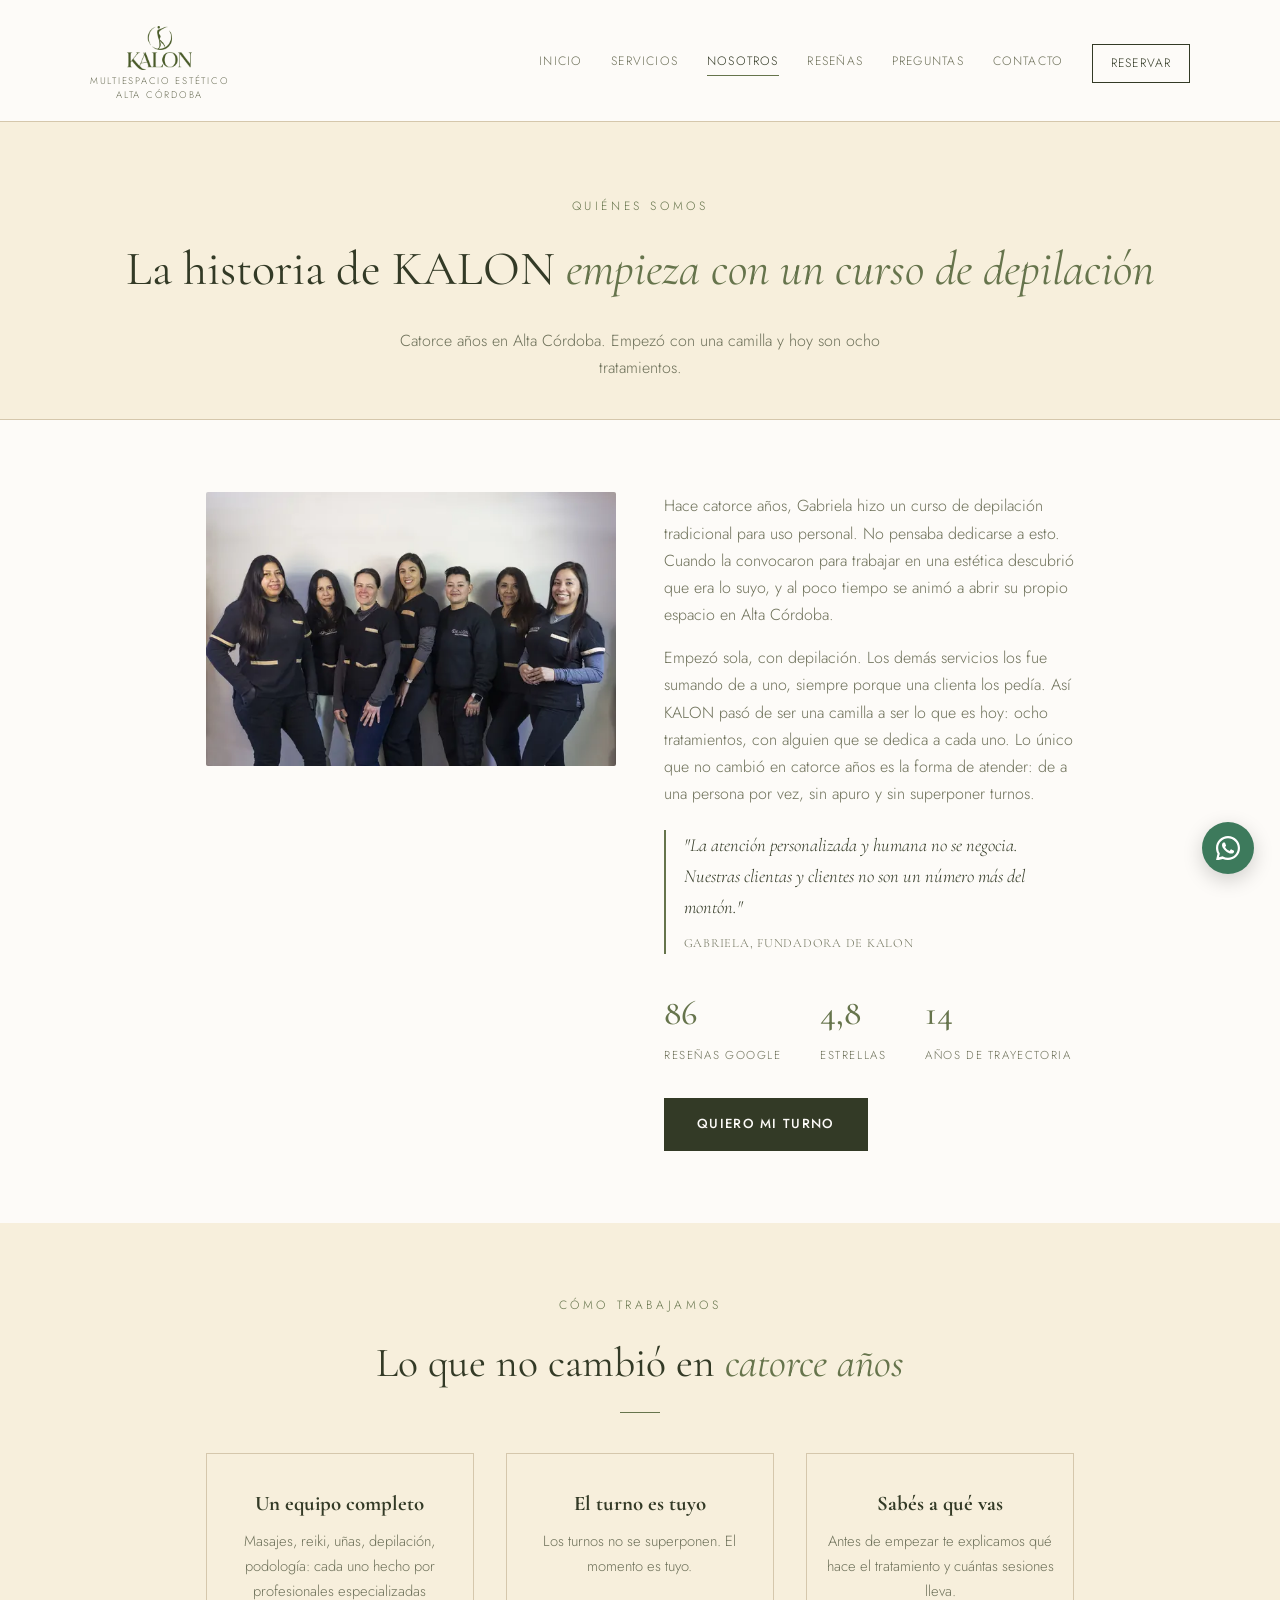
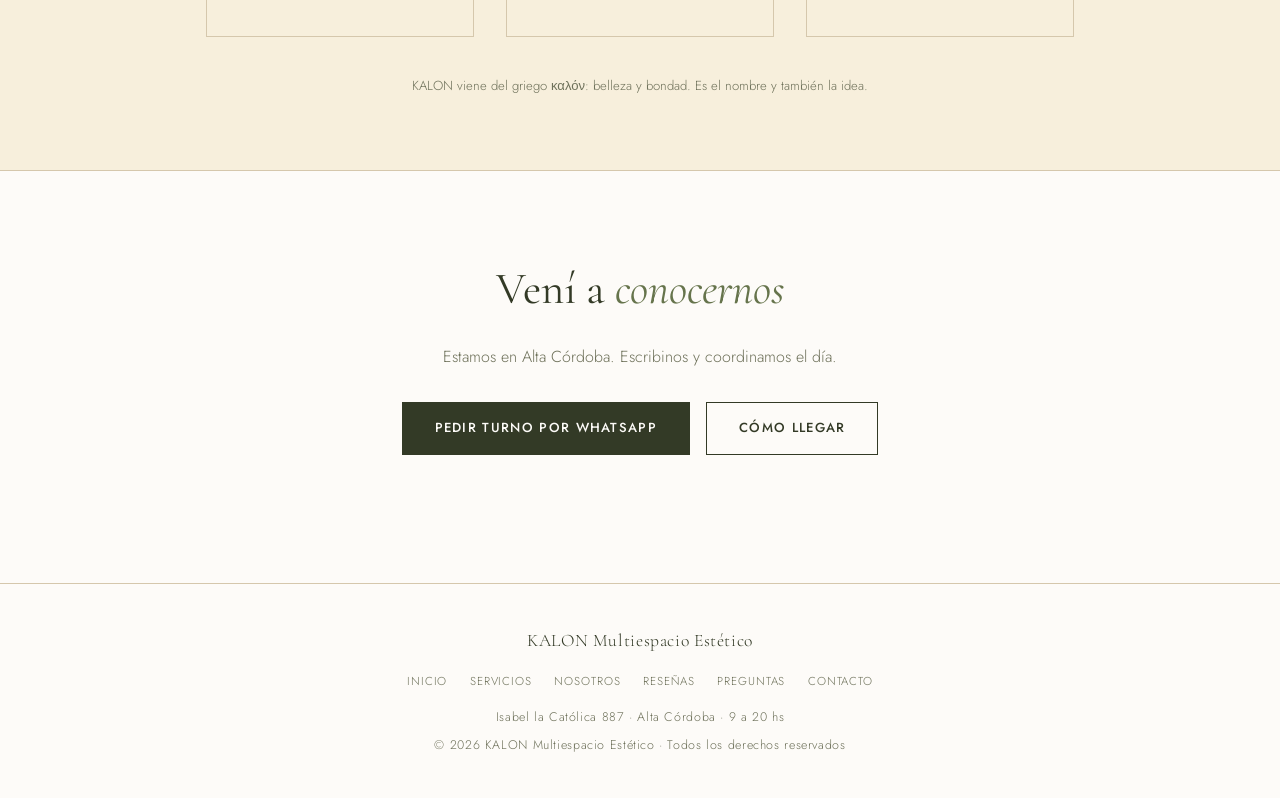
<file: nosotros.html>
<!DOCTYPE html>
<html lang="es">
<head>
  <meta charset="UTF-8" />
  <meta name="viewport" content="width=device-width, initial-scale=1.0" />
  <title>Quiénes somos — KALON, 14 años en Alta Córdoba</title>
  <meta name="description" content="Gabriela abrió KALON hace catorce años en Alta Córdoba. Un multiespacio estético unisex con equipo propio: cada tratamiento lo hace quien se dedica a eso." />
  <link rel="canonical" href="https://kalonmultiespacio.com/nosotros.html" />
  <meta name="robots" content="index, follow" />
  <meta name="theme-color" content="#fdfbf8" />
  <meta property="og:type" content="website" />
  <meta property="og:locale" content="es_AR" />
  <meta property="og:site_name" content="KALON Multiespacio Estético" />
  <meta property="og:url" content="https://kalonmultiespacio.com/nosotros.html" />
  <meta property="og:title" content="Quiénes somos — KALON, 14 años en Alta Córdoba" />
  <meta property="og:description" content="Gabriela abrió KALON hace catorce años en Alta Córdoba. Un multiespacio estético unisex con equipo propio: cada tratamiento lo hace quien se dedica a eso." />
  <meta property="og:image" content="https://kalonmultiespacio.com/img/og-kalon.jpg" />
  <meta property="og:image:width" content="1200" />
  <meta property="og:image:height" content="630" />
  <meta property="og:image:alt" content="Equipo de KALON Multiespacio Estético en Alta Córdoba" />
  <meta name="twitter:card" content="summary_large_image" />
  <link rel="preconnect" href="https://fonts.googleapis.com">
  <link rel="preconnect" href="https://fonts.gstatic.com" crossorigin>
  <link href="https://fonts.googleapis.com/css2?family=Cormorant+Garamond:ital,wght@0,300;0,400;0,500;0,600;1,400&family=Jost:wght@300;400;500;600&display=swap" rel="stylesheet">
  <link rel="stylesheet" href="style.css">
</head>
<body>

<header>
  <div class="header-inner">
    <a href="index.html" class="logo-link"><img width="196" height="132" src="img/logo-kalon.png" alt="KALON Multiespacio Estético" class="logo-img"><span class="logo-sub">Multiespacio Estético<br>Alta Córdoba</span></a>
    <div class="hamburger" onclick="toggleNav()"><span></span><span></span><span></span></div>
    <nav class="links" id="navLinks">
      <a href="index.html">Inicio</a>
      <a href="servicios.html">Servicios</a>
      <a href="nosotros.html" class="active">Nosotros</a>
      <a href="resenas.html">Reseñas</a>
      <a href="faq.html">Preguntas</a>
      <a href="contacto.html">Contacto</a>
      <a href="https://wa.me/5493513975114?text=Hola%21+Entr%C3%A9+a+la+web+de+KALON.+Quer%C3%ADa+consultar+precios+y+turnos+disponibles." target="_blank" rel="noopener" class="nav-cta">Reservar</a>
    </nav>
  </div>
</header>

<div class="page-head">
  <p class="label">Quiénes somos</p>
  <h1>La historia de KALON <em>empieza con un curso de depilación</em></h1>
  <p>Catorce años en Alta Córdoba. Empezó con una camilla y hoy son ocho tratamientos.</p>
</div>

<section>
  <div class="wrap">
    <div class="about-grid">
      <div class="about-img">
        <picture><source type="image/webp" srcset="img/equipo-600.webp 600w, img/equipo-1200.webp 1200w" sizes="(max-width:760px) 100vw, 420px"><img decoding="async" width="1200" height="800" src="img/equipo.jpg" alt="Equipo de KALON Multiespacio Estético con uniforme, en el local de Alta Córdoba" loading="lazy" /></picture>
      </div>
      <div class="about-text">
        <p>Hace catorce años, Gabriela hizo un curso de depilación tradicional para uso personal. No pensaba dedicarse a esto. Cuando la convocaron para trabajar en una estética descubrió que era lo suyo, y al poco tiempo se animó a abrir su propio espacio en Alta Córdoba.</p>
        <p>Empezó sola, con depilación. Los demás servicios los fue sumando de a uno, siempre porque una clienta los pedía. Así KALON pasó de ser una camilla a ser lo que es hoy: ocho tratamientos, con alguien que se dedica a cada uno. Lo único que no cambió en catorce años es la forma de atender: de a una persona por vez, sin apuro y sin superponer turnos.</p>
        <p class="about-quote">"La atención personalizada y humana no se negocia. Nuestras clientas y clientes no son un número más del montón."<br><span class="quote-author">Gabriela, fundadora de KALON</span></p>
        <div class="stats">
          <div><div class="stat-n">86</div><div class="stat-l">Reseñas Google</div></div>
          <div><div class="stat-n">4,8</div><div class="stat-l">Estrellas</div></div>
          <div><div class="stat-n">14</div><div class="stat-l">Años de trayectoria</div></div>
        </div>
        <div style="margin-top:2rem;"><a href="https://wa.me/5493513975114?text=Hola%21+Estuve+leyendo+la+web+de+KALON+y+quiero+pedir+un+turno." target="_blank" rel="noopener" class="btn btn-solid">Quiero mi turno</a></div>
      </div>
    </div>
  </div>
</section>

<section class="alt-bg">
  <div class="wrap">
    <p class="label">Cómo trabajamos</p>
    <h2 class="title">Lo que no cambió en <em>catorce años</em></h2>
    <div class="divider"></div>
    <div class="values">
      <div class="value">
         <h3>Un equipo completo</h3>
        <p>Masajes, reiki, uñas, depilación, podología: cada uno hecho por profesionales especializadas</p>
      </div>
      <div class="value">
        <h3>El turno es tuyo</h3>
         <p>Los turnos no se superponen. El momento es tuyo.</p>
      </div>
      <div class="value">
        <h3>Sabés a qué vas</h3>
        <p>Antes de empezar te explicamos qué hace el tratamiento y cuántas sesiones lleva.</p>
      </div>
    </div>
    <p class="name-note">KALON viene del griego καλόν: belleza y bondad. Es el nombre y también la idea.</p>
  </div>
</section>

<section class="final">
  <h2>Vení a <em>conocernos</em></h2>
  <p>Estamos en Alta Córdoba. Escribinos y coordinamos el día.</p>
  <div class="cta-row">
    <a href="https://wa.me/5493513975114?text=Hola%21+Vengo+de+la+web+de+KALON+y+quiero+pedir+un+turno.+%C2%BFQu%C3%A9+disponibilidad+tienen%3F" target="_blank" rel="noopener" class="btn btn-solid">Pedir turno por WhatsApp</a>
    <a href="contacto.html" class="btn btn-line">Cómo llegar</a>
  </div>
</section>

<footer>
  <div class="flogo">KALON Multiespacio Estético</div>
  <div class="fnav">
    <a href="index.html">Inicio</a>
    <a href="servicios.html">Servicios</a>
    <a href="nosotros.html">Nosotros</a>
    <a href="resenas.html">Reseñas</a>
    <a href="faq.html">Preguntas</a>
    <a href="contacto.html">Contacto</a>
  </div>
  <p>Isabel la Católica 887 · Alta Córdoba · 9 a 20 hs</p>
  <p style="margin-top:.4rem;">© 2026 KALON Multiespacio Estético · Todos los derechos reservados</p>
</footer>

<a class="wa-float" href="https://wa.me/5493513975114?text=Hola%21+Quer%C3%ADa+hacer+una+consulta+sobre+KALON." target="_blank" rel="noopener" title="Escribinos por WhatsApp">
  <svg xmlns="http://www.w3.org/2000/svg" width="24" height="24" viewBox="0 0 24 24" fill="white"><path d="M17.472 14.382c-.297-.149-1.758-.867-2.03-.967-.273-.099-.471-.148-.67.15-.197.297-.767.966-.94 1.164-.173.199-.347.223-.644.075-.297-.15-1.255-.463-2.39-1.475-.883-.788-1.48-1.761-1.653-2.059-.173-.297-.018-.458.13-.606.134-.133.298-.347.446-.52.149-.174.198-.298.298-.497.099-.198.05-.371-.025-.52-.075-.149-.669-1.612-.916-2.207-.242-.579-.487-.5-.669-.51-.173-.008-.371-.01-.57-.01-.198 0-.52.074-.792.372-.272.297-1.04 1.016-1.04 2.479 0 1.462 1.065 2.875 1.213 3.074.149.198 2.096 3.2 5.077 4.487.709.306 1.262.489 1.694.625.712.227 1.36.195 1.871.118.571-.085 1.758-.719 2.006-1.413.248-.694.248-1.289.173-1.413-.074-.124-.272-.198-.57-.347z"/><path d="M12 0C5.373 0 0 5.373 0 12c0 2.123.555 4.116 1.524 5.849L.057 23.885a.5.5 0 0 0 .608.633l6.193-1.623A11.945 11.945 0 0 0 12 24c6.627 0 12-5.373 12-12S18.627 0 12 0zm0 21.818a9.813 9.813 0 0 1-5.032-1.383l-.36-.214-3.733.979.997-3.645-.236-.373A9.818 9.818 0 0 1 2.182 12c0-5.413 4.405-9.818 9.818-9.818 5.413 0 9.818 4.405 9.818 9.818 0 5.413-4.405 9.818-9.818 9.818z"/></svg>
</a>

<script src="script.js"></script>
</body>
</html>
</file>
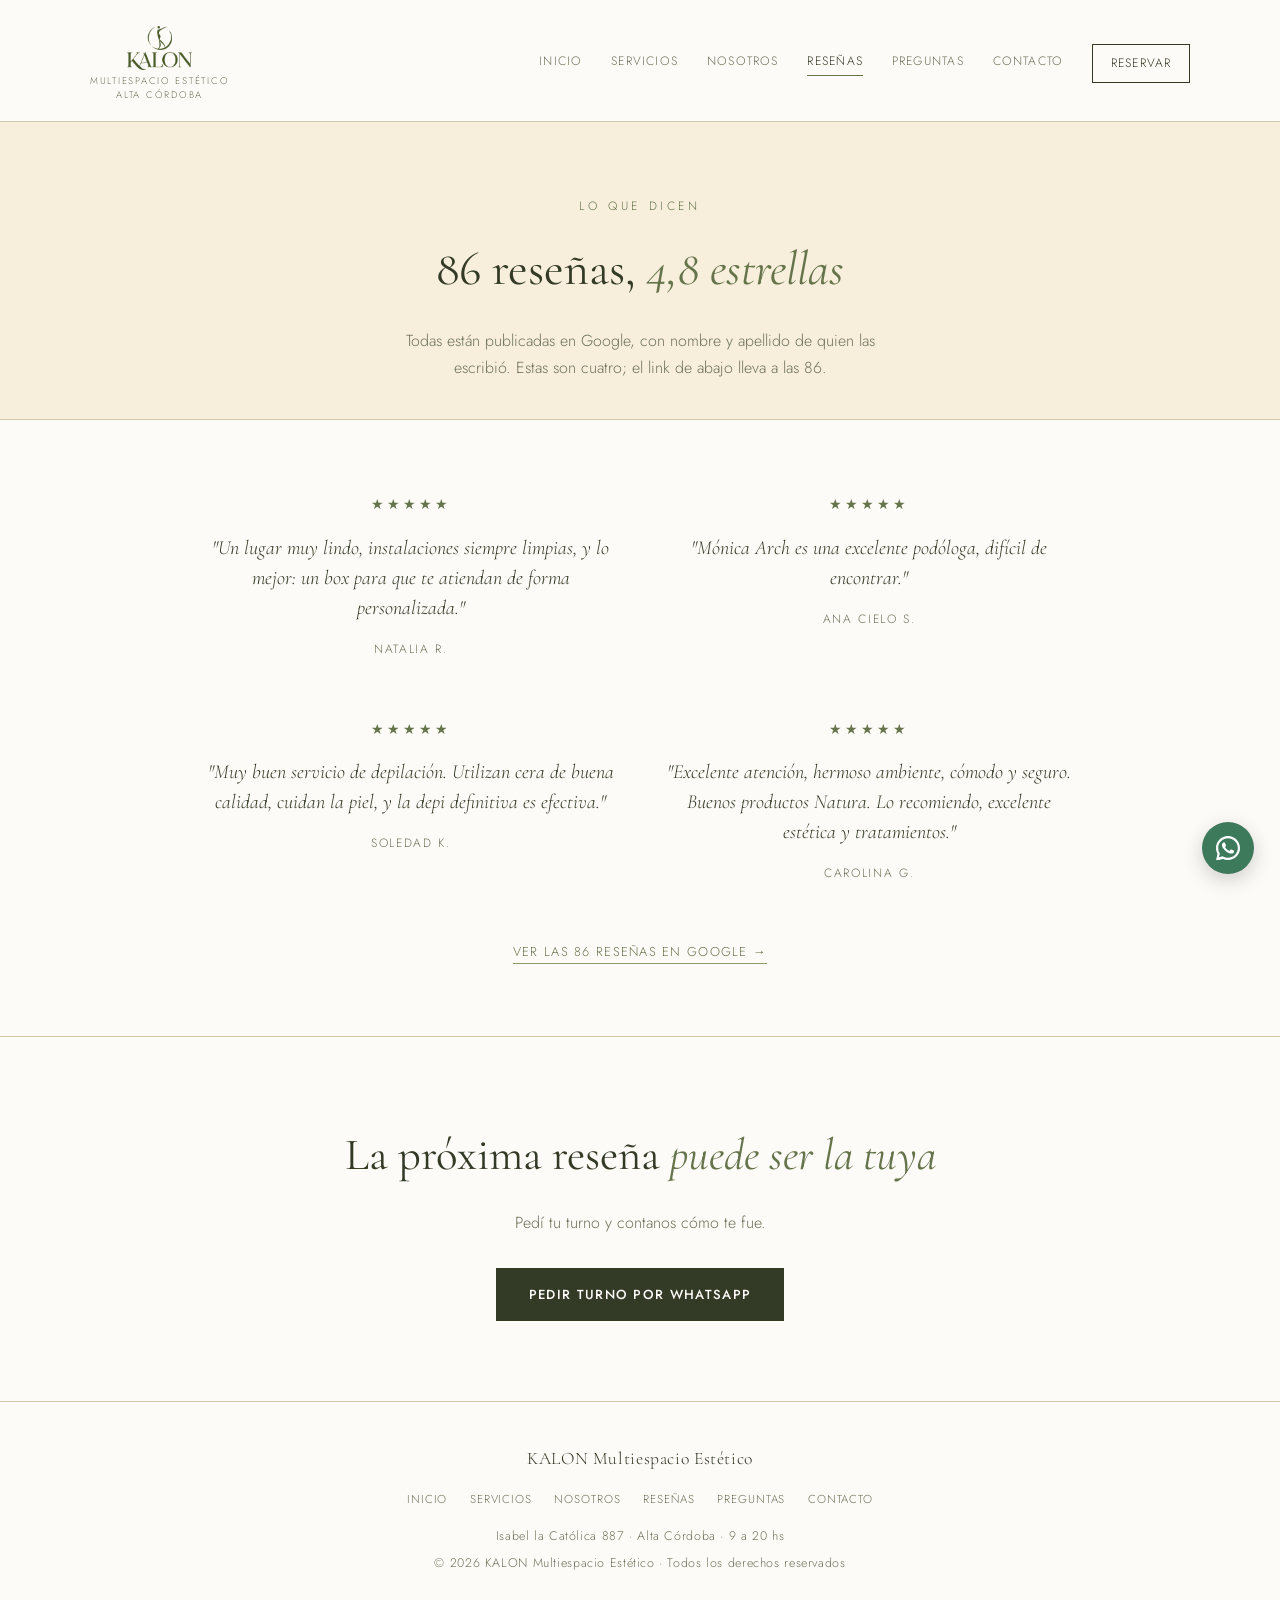
<file: resenas.html>
<!DOCTYPE html>
<html lang="es">
<head>
  <meta charset="UTF-8" />
  <meta name="viewport" content="width=device-width, initial-scale=1.0" />
  <title>Reseñas — KALON Multiespacio Estético</title>
  <meta name="description" content="86 reseñas y 4,8 estrellas en Google. Lo que dicen las clientas y clientes de KALON, multiespacio estético unisex en Alta Córdoba." />
  <link rel="canonical" href="https://kalonmultiespacio.com/resenas.html" />
  <meta name="robots" content="index, follow" />
  <meta name="theme-color" content="#fdfbf8" />
  <meta property="og:type" content="website" />
  <meta property="og:locale" content="es_AR" />
  <meta property="og:site_name" content="KALON Multiespacio Estético" />
  <meta property="og:url" content="https://kalonmultiespacio.com/resenas.html" />
  <meta property="og:title" content="Reseñas — KALON Multiespacio Estético" />
  <meta property="og:description" content="86 reseñas y 4,8 estrellas en Google. Lo que dicen las clientas y clientes de KALON, multiespacio estético unisex en Alta Córdoba." />
  <meta property="og:image" content="https://kalonmultiespacio.com/img/og-kalon.jpg" />
  <meta property="og:image:width" content="1200" />
  <meta property="og:image:height" content="630" />
  <meta property="og:image:alt" content="Equipo de KALON Multiespacio Estético en Alta Córdoba" />
  <meta name="twitter:card" content="summary_large_image" />
  <link rel="preconnect" href="https://fonts.googleapis.com">
  <link rel="preconnect" href="https://fonts.gstatic.com" crossorigin>
  <link href="https://fonts.googleapis.com/css2?family=Cormorant+Garamond:ital,wght@0,300;0,400;0,500;0,600;1,400&family=Jost:wght@300;400;500;600&display=swap" rel="stylesheet">
  <link rel="stylesheet" href="style.css">
</head>
<body>

<header>
  <div class="header-inner">
    <a href="index.html" class="logo-link"><img width="196" height="132" src="img/logo-kalon.png" alt="KALON Multiespacio Estético" class="logo-img"><span class="logo-sub">Multiespacio Estético<br>Alta Córdoba</span></a>
    <div class="hamburger" onclick="toggleNav()"><span></span><span></span><span></span></div>
    <nav class="links" id="navLinks">
      <a href="index.html">Inicio</a>
      <a href="servicios.html">Servicios</a>
      <a href="nosotros.html">Nosotros</a>
      <a href="resenas.html" class="active">Reseñas</a>
      <a href="faq.html">Preguntas</a>
      <a href="contacto.html">Contacto</a>
      <a href="https://wa.me/5493513975114?text=Hola%21+Entr%C3%A9+a+la+web+de+KALON.+Quer%C3%ADa+consultar+precios+y+turnos+disponibles." target="_blank" rel="noopener" class="nav-cta">Reservar</a>
    </nav>
  </div>
</header>

<div class="page-head">
  <p class="label">Lo que dicen</p>
  <h1>86 reseñas, <em>4,8 estrellas</em></h1>
  <p>Todas están publicadas en Google, con nombre y apellido de quien las escribió. Estas son cuatro; el link de abajo lleva a las 86.</p>
</div>

<section>
  <div class="wrap">
    <div class="reviews-grid-full">
      <div class="review">
        <div class="stars">★★★★★</div>
        <p>"Un lugar muy lindo, instalaciones siempre limpias, y lo mejor: un box para que te atiendan de forma personalizada."</p>
        <div class="author">Natalia R.</div>
      </div>
      <div class="review">
        <div class="stars">★★★★★</div>
        <p>"Mónica Arch es una excelente podóloga, difícil de encontrar."</p>
        <div class="author">Ana Cielo S.</div>
      </div>
      <div class="review">
        <div class="stars">★★★★★</div>
        <p>"Muy buen servicio de depilación. Utilizan cera de buena calidad, cuidan la piel, y la depi definitiva es efectiva."</p>
        <div class="author">Soledad K.</div>
      </div>
      <div class="review">
        <div class="stars">★★★★★</div>
        <p>"Excelente atención, hermoso ambiente, cómodo y seguro. Buenos productos Natura. Lo recomiendo, excelente estética y tratamientos."</p>
        <div class="author">Carolina G.</div>
      </div>
    </div>
    <a href="https://www.google.com/maps/search/KALON%20Multiespacio%20Est%C3%A9tico/@-31.3897943,-64.1840339,17z" target="_blank" rel="noopener" class="g-link">Ver las 86 reseñas en Google →</a>
  </div>
</section>

<section class="final">
  <h2>La próxima reseña <em>puede ser la tuya</em></h2>
  <p>Pedí tu turno y contanos cómo te fue.</p>
  <a href="https://wa.me/5493513975114?text=Hola%21+Le%C3%AD+las+rese%C3%B1as+en+la+web+de+KALON+y+quiero+pedir+un+turno." target="_blank" rel="noopener" class="btn btn-solid">Pedir turno por WhatsApp</a>
</section>

<footer>
  <div class="flogo">KALON Multiespacio Estético</div>
  <div class="fnav">
    <a href="index.html">Inicio</a>
    <a href="servicios.html">Servicios</a>
    <a href="nosotros.html">Nosotros</a>
    <a href="resenas.html">Reseñas</a>
    <a href="faq.html">Preguntas</a>
    <a href="contacto.html">Contacto</a>
  </div>
  <p>Isabel la Católica 887 · Alta Córdoba · 9 a 20 hs</p>
  <p style="margin-top:.4rem;">© 2026 KALON Multiespacio Estético · Todos los derechos reservados</p>
</footer>

<a class="wa-float" href="https://wa.me/5493513975114?text=Hola%21+Quer%C3%ADa+hacer+una+consulta+sobre+KALON." target="_blank" rel="noopener" title="Escribinos por WhatsApp">
  <svg xmlns="http://www.w3.org/2000/svg" width="24" height="24" viewBox="0 0 24 24" fill="white"><path d="M17.472 14.382c-.297-.149-1.758-.867-2.03-.967-.273-.099-.471-.148-.67.15-.197.297-.767.966-.94 1.164-.173.199-.347.223-.644.075-.297-.15-1.255-.463-2.39-1.475-.883-.788-1.48-1.761-1.653-2.059-.173-.297-.018-.458.13-.606.134-.133.298-.347.446-.52.149-.174.198-.298.298-.497.099-.198.05-.371-.025-.52-.075-.149-.669-1.612-.916-2.207-.242-.579-.487-.5-.669-.51-.173-.008-.371-.01-.57-.01-.198 0-.52.074-.792.372-.272.297-1.04 1.016-1.04 2.479 0 1.462 1.065 2.875 1.213 3.074.149.198 2.096 3.2 5.077 4.487.709.306 1.262.489 1.694.625.712.227 1.36.195 1.871.118.571-.085 1.758-.719 2.006-1.413.248-.694.248-1.289.173-1.413-.074-.124-.272-.198-.57-.347z"/><path d="M12 0C5.373 0 0 5.373 0 12c0 2.123.555 4.116 1.524 5.849L.057 23.885a.5.5 0 0 0 .608.633l6.193-1.623A11.945 11.945 0 0 0 12 24c6.627 0 12-5.373 12-12S18.627 0 12 0zm0 21.818a9.813 9.813 0 0 1-5.032-1.383l-.36-.214-3.733.979.997-3.645-.236-.373A9.818 9.818 0 0 1 2.182 12c0-5.413 4.405-9.818 9.818-9.818 5.413 0 9.818 4.405 9.818 9.818 0 5.413-4.405 9.818-9.818 9.818z"/></svg>
</a>

<script src="script.js"></script>
</body>
</html>
</file>
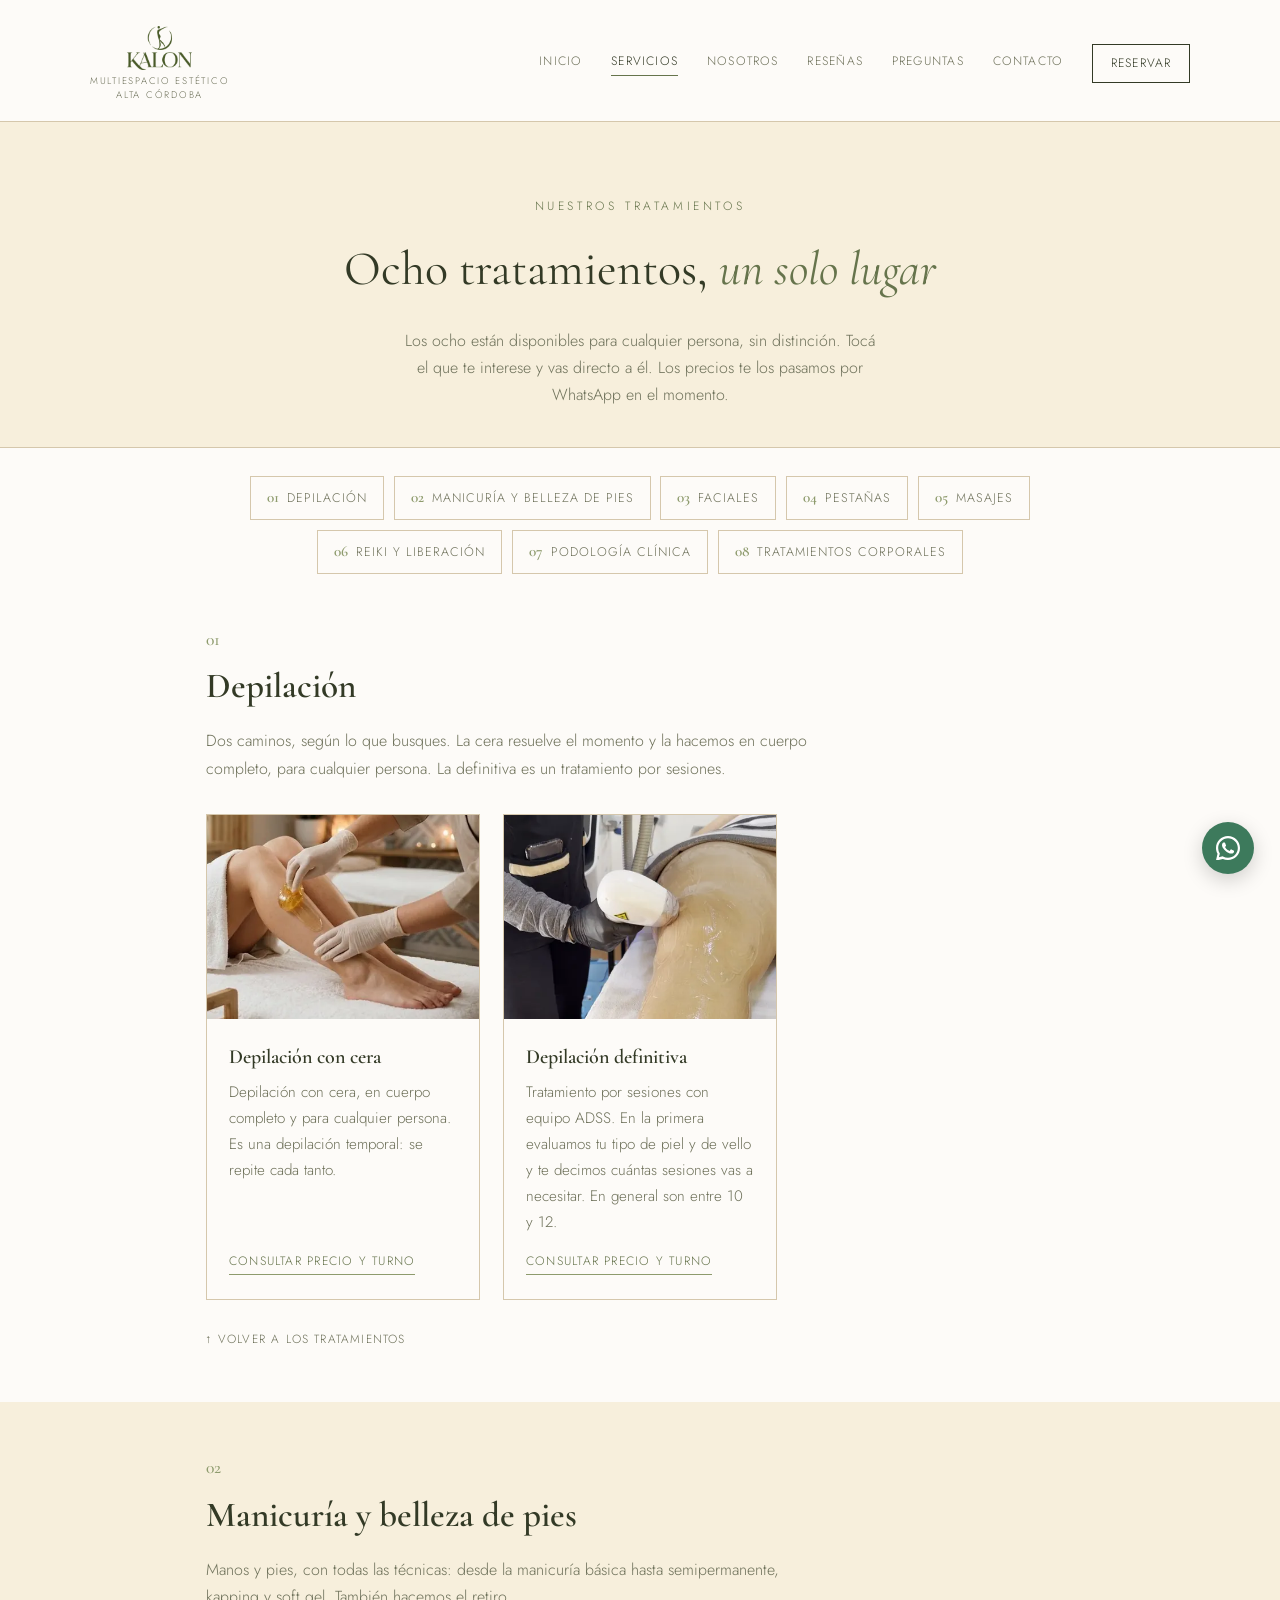
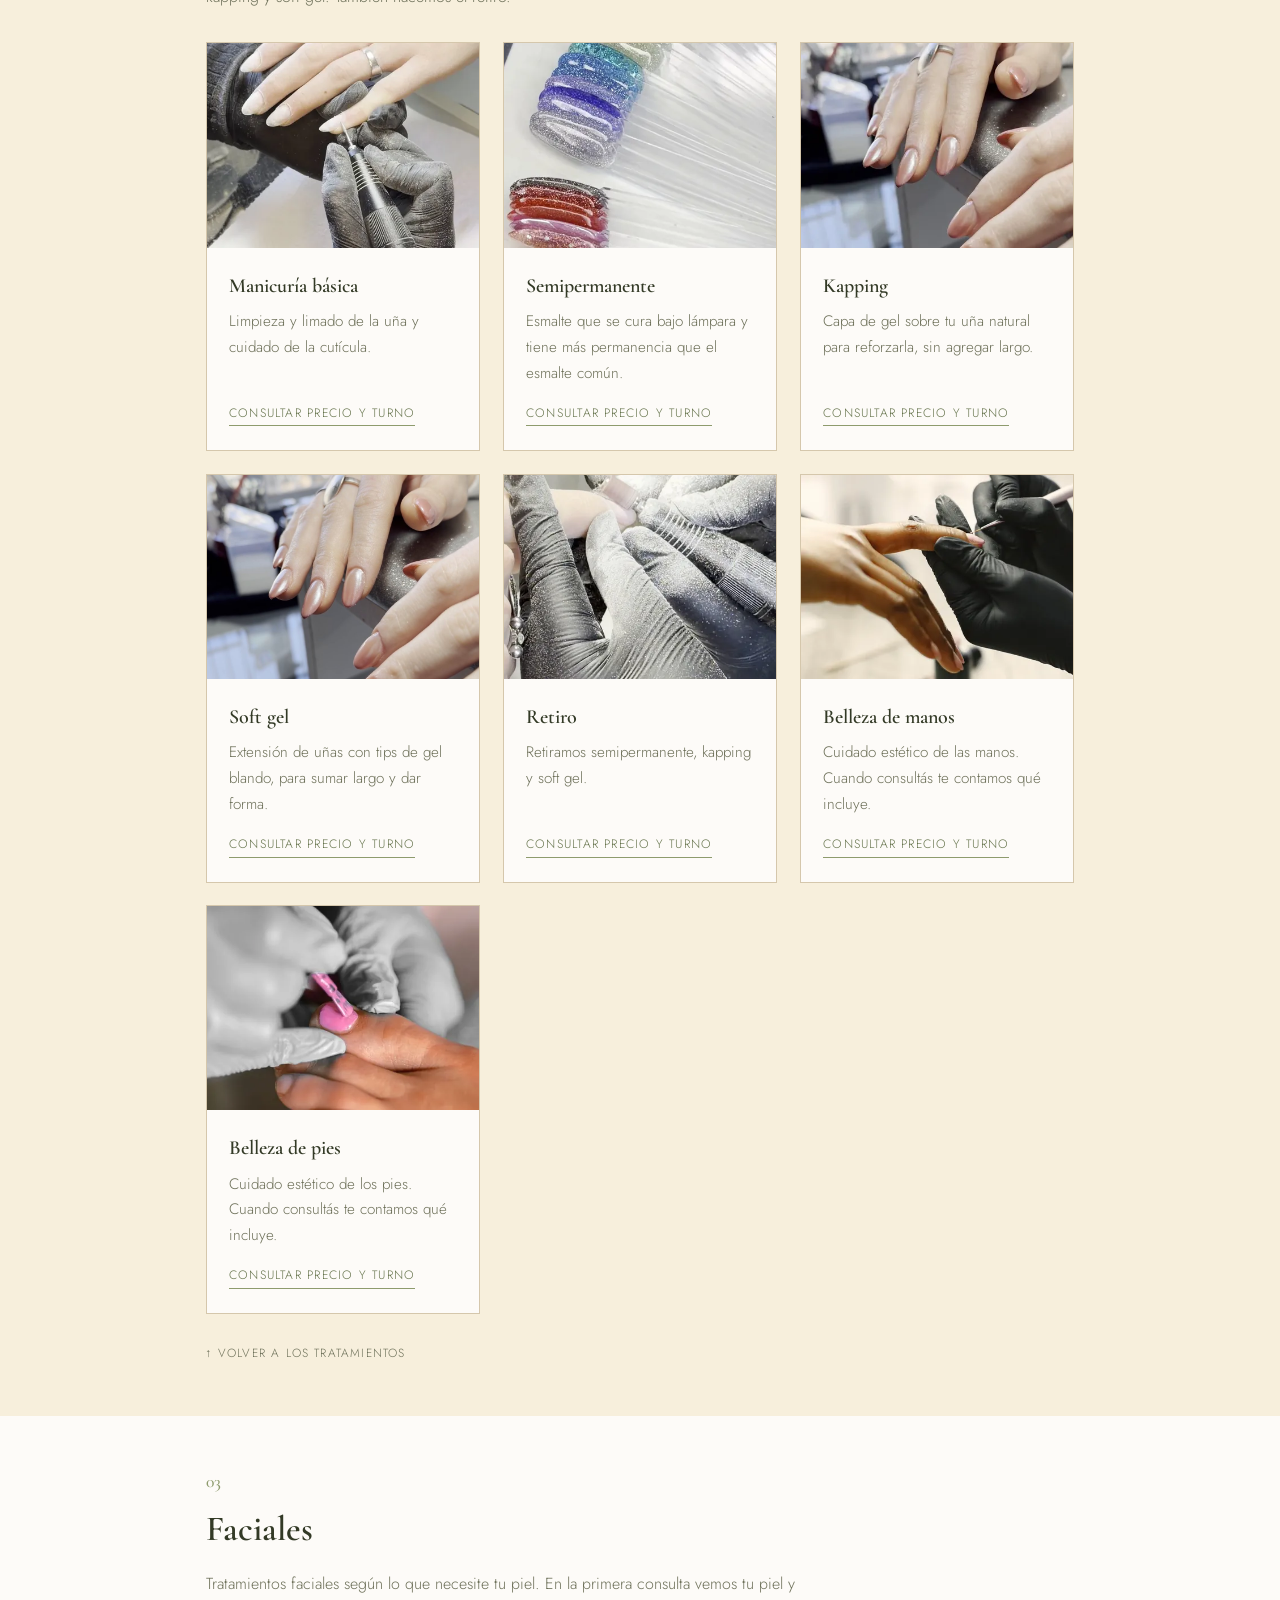
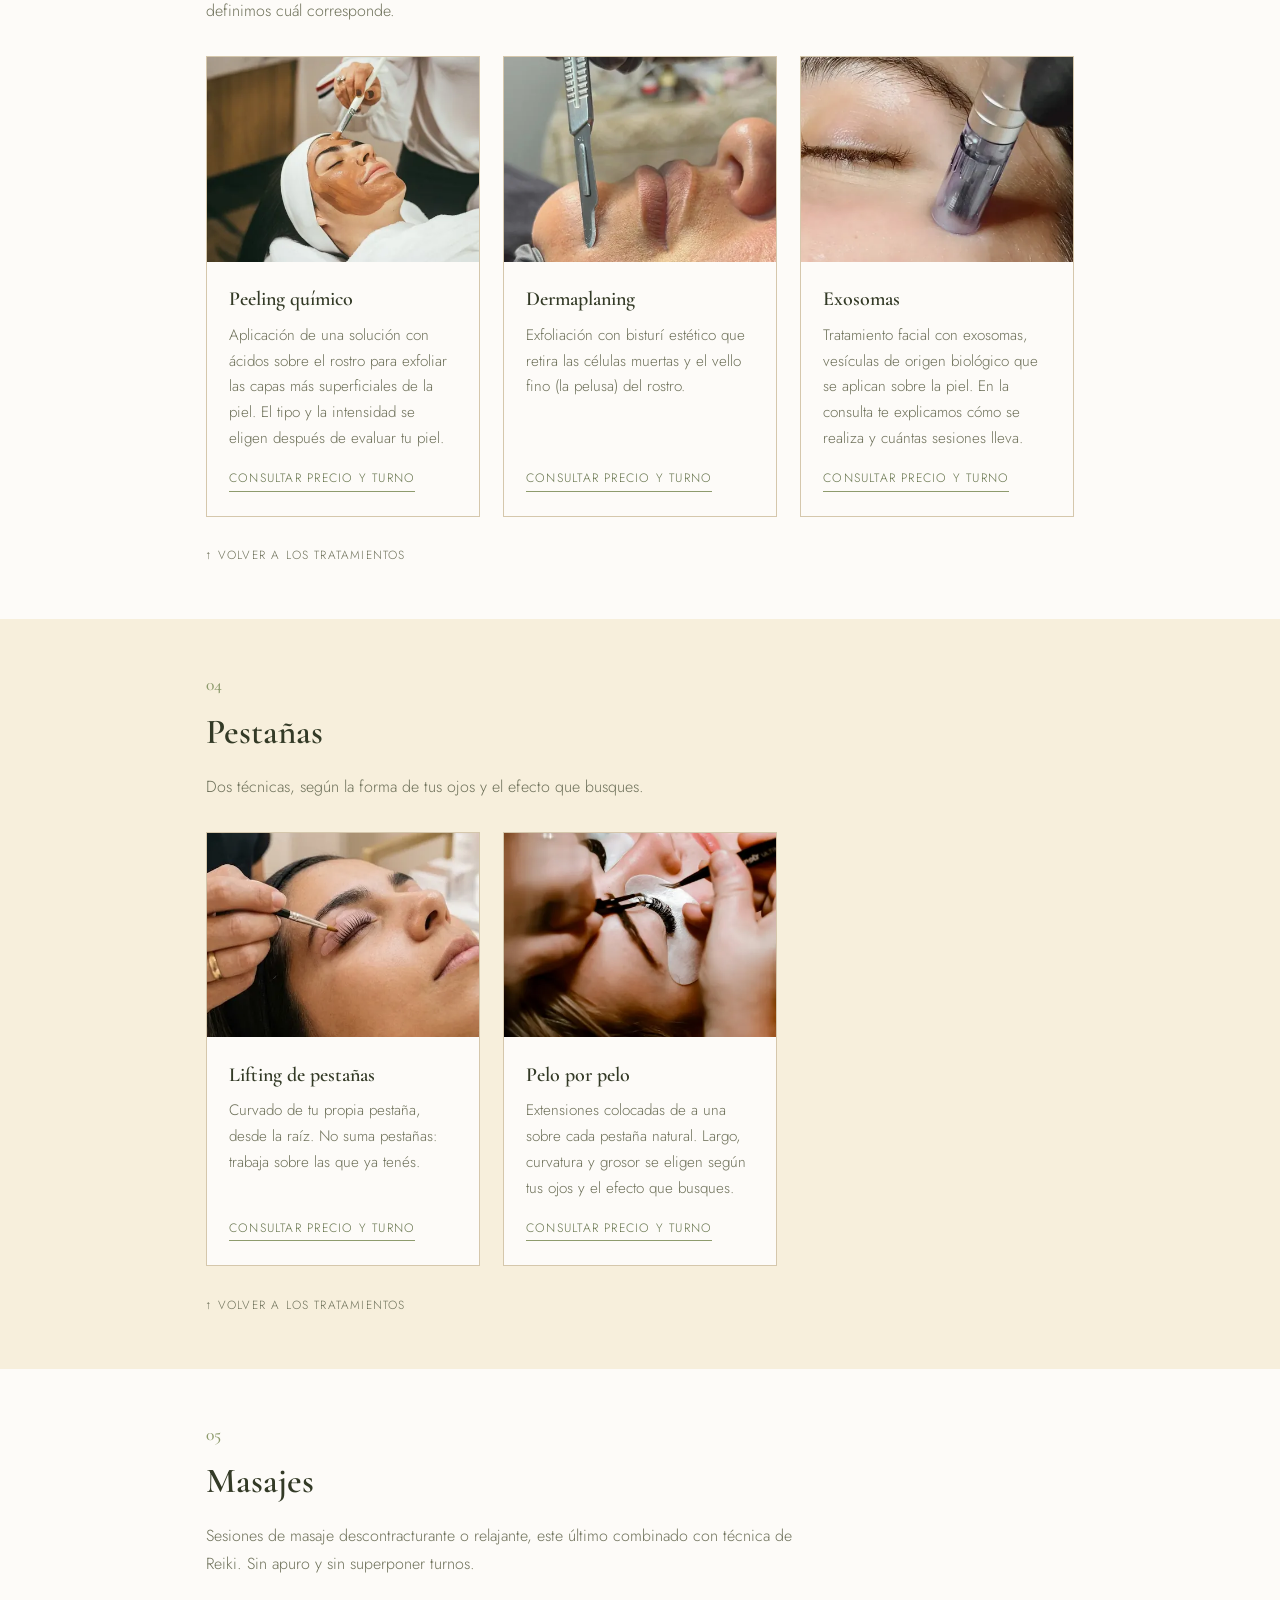
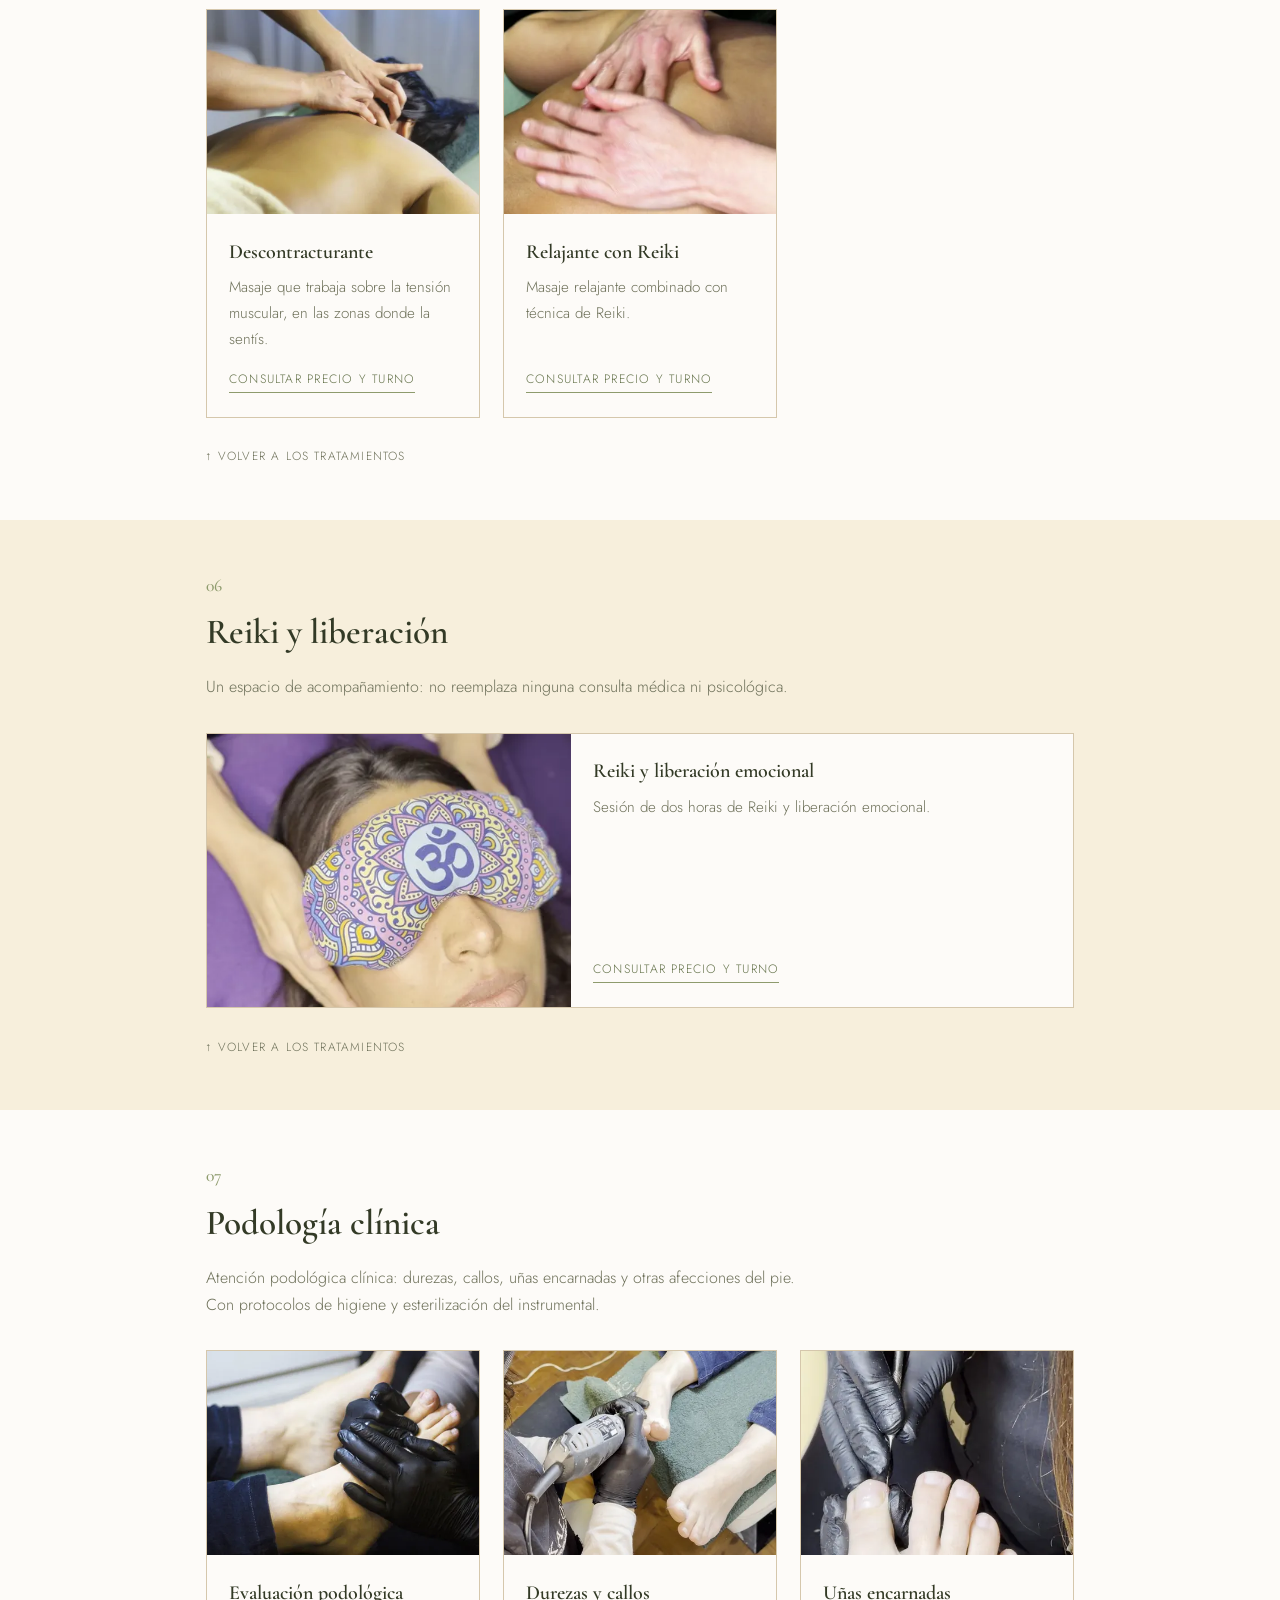
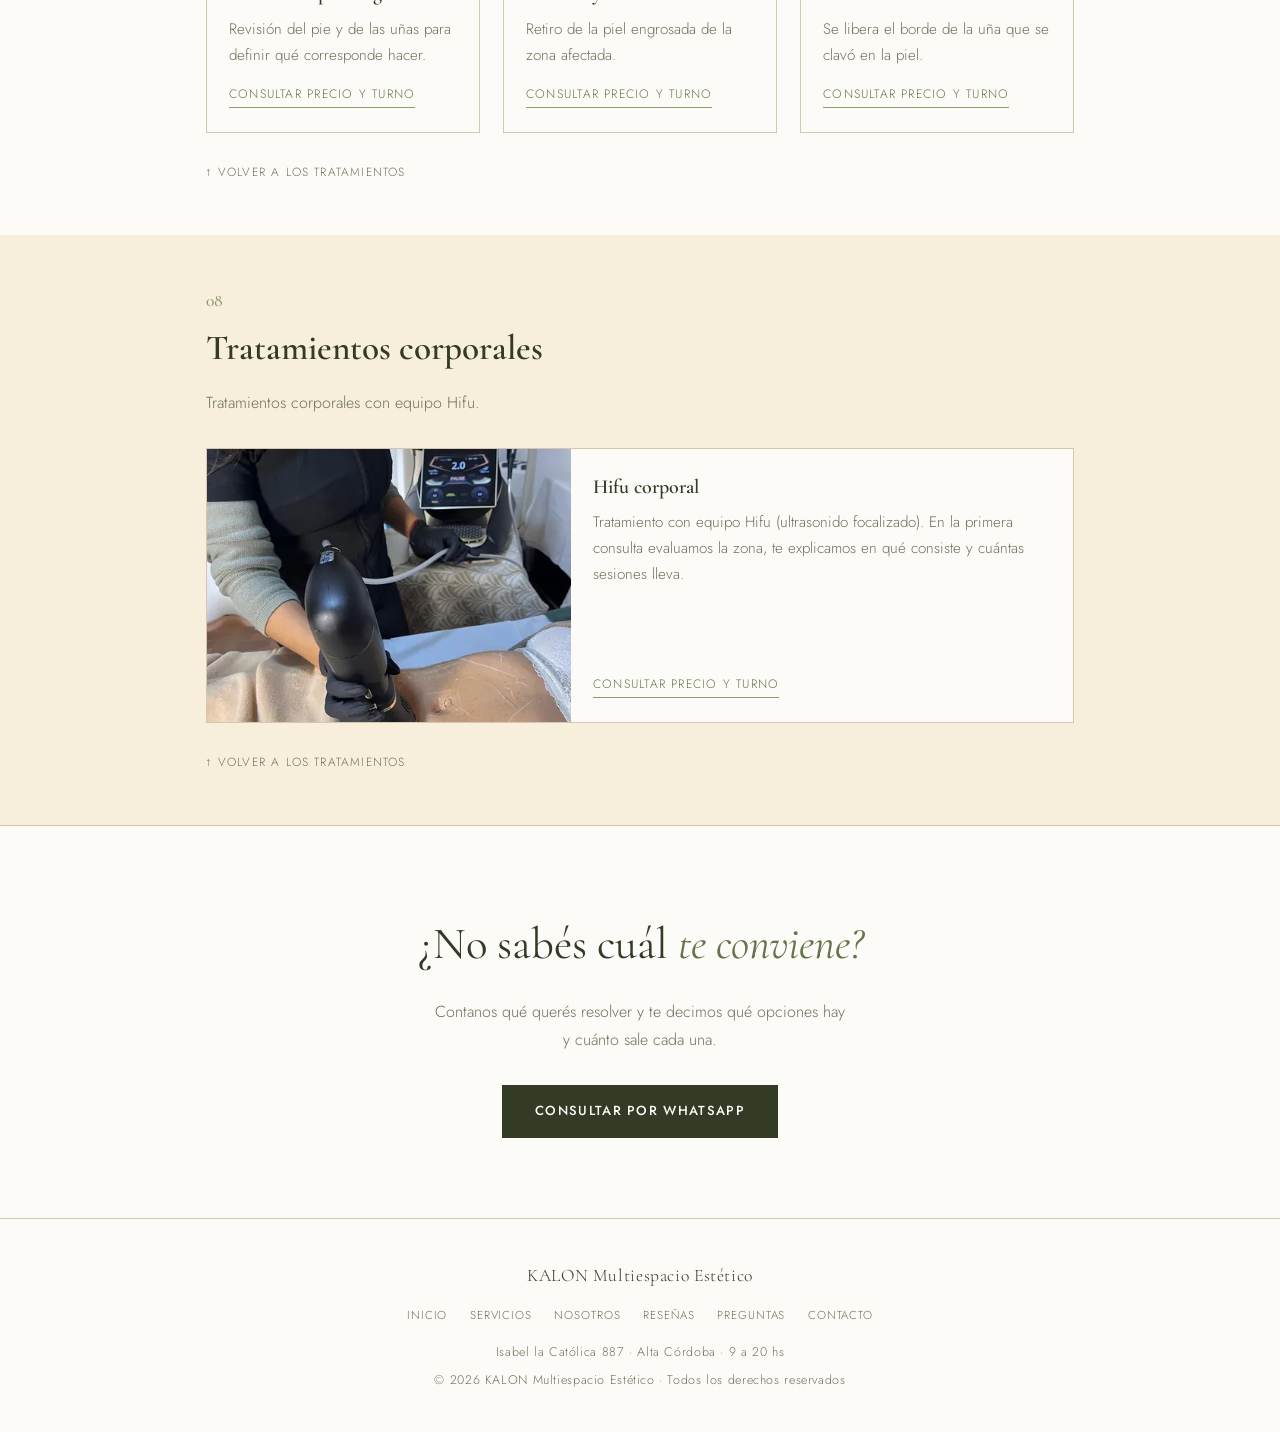
<file: servicios.html>
<!DOCTYPE html>
<html lang="es">
<head>
  <meta charset="UTF-8" />
  <meta name="viewport" content="width=device-width, initial-scale=1.0" />
  <title>Tratamientos — KALON, Alta Córdoba</title>
  <meta name="description" content="Depilación definitiva y con cera, uñas, faciales, pestañas, masajes, podología, reiki y Hifu. Multiespacio unisex en Alta Córdoba. Precios y turnos por WhatsApp." />
  <link rel="canonical" href="https://kalonmultiespacio.com/servicios.html" />
  <meta name="robots" content="index, follow" />
  <meta name="theme-color" content="#fdfbf8" />
  <meta property="og:type" content="website" />
  <meta property="og:locale" content="es_AR" />
  <meta property="og:site_name" content="KALON Multiespacio Estético" />
  <meta property="og:url" content="https://kalonmultiespacio.com/servicios.html" />
  <meta property="og:title" content="Tratamientos — KALON, Alta Córdoba" />
  <meta property="og:description" content="Depilación definitiva y con cera, uñas, faciales, pestañas, masajes, podología, reiki y Hifu. Multiespacio unisex en Alta Córdoba. Precios y turnos por WhatsApp." />
  <meta property="og:image" content="https://kalonmultiespacio.com/img/og-kalon.jpg" />
  <meta property="og:image:width" content="1200" />
  <meta property="og:image:height" content="630" />
  <meta property="og:image:alt" content="Equipo de KALON Multiespacio Estético en Alta Córdoba" />
  <meta name="twitter:card" content="summary_large_image" />
  <link rel="preconnect" href="https://fonts.googleapis.com">
  <link rel="preconnect" href="https://fonts.gstatic.com" crossorigin>
  <link href="https://fonts.googleapis.com/css2?family=Cormorant+Garamond:ital,wght@0,300;0,400;0,500;0,600;1,400&family=Jost:wght@300;400;500;600&display=swap" rel="stylesheet">
  <link rel="stylesheet" href="style.css">
</head>
<body>

<header>
  <div class="header-inner">
    <a href="index.html" class="logo-link"><img width="196" height="132" src="img/logo-kalon.png" alt="KALON Multiespacio Estético" class="logo-img"><span class="logo-sub">Multiespacio Estético<br>Alta Córdoba</span></a>
    <div class="hamburger" onclick="toggleNav()"><span></span><span></span><span></span></div>
    <nav class="links" id="navLinks">
      <a href="index.html">Inicio</a>
      <a href="servicios.html" class="active">Servicios</a>
      <a href="nosotros.html">Nosotros</a>
      <a href="resenas.html">Reseñas</a>
      <a href="faq.html">Preguntas</a>
      <a href="contacto.html">Contacto</a>
      <a href="https://wa.me/5493513975114?text=Hola%21+Entr%C3%A9+a+la+web+de+KALON.+Quer%C3%ADa+consultar+precios+y+turnos+disponibles." target="_blank" rel="noopener" class="nav-cta">Reservar</a>
    </nav>
  </div>
</header>

<div class="page-head">
  <p class="label">Nuestros tratamientos</p>
  <h1>Ocho tratamientos, <em>un solo lugar</em></h1>
  <p>Los ocho están disponibles para cualquier persona, sin distinción. Tocá el que te interese y vas directo a él. Los precios te los pasamos por WhatsApp en el momento.</p>
</div>

<nav class="svc-index" id="tratamientos" aria-label="Tratamientos">
  <div class="wrap">
    <a href="#depilacion"><span>01</span>Depilación</a>
    <a href="#manicuria"><span>02</span>Manicuría y belleza de pies</a>
    <a href="#faciales"><span>03</span>Faciales</a>
    <a href="#pestanas"><span>04</span>Pestañas</a>
    <a href="#masajes"><span>05</span>Masajes</a>
    <a href="#reiki"><span>06</span>Reiki y liberación</a>
    <a href="#podologia"><span>07</span>Podología clínica</a>
    <a href="#corporales"><span>08</span>Tratamientos corporales</a>
  </div>
</nav>

<section class="svc-detail" id="depilacion">
  <div class="wrap">
    <div class="svc-head">
      <span class="svc-num">01</span>
      <h2>Depilación</h2>
      <p>Dos caminos, según lo que busques. La cera resuelve el momento y la hacemos en cuerpo completo, para cualquier persona. La definitiva es un tratamiento por sesiones.</p>
    </div>
    <div class="treat-grid">
      <article class="treat-card" id="cera">
        <div class="treat-img"><picture><source type="image/webp" srcset="img/tratamientos/cera-480.webp 480w" sizes="(max-width:760px) calc(100vw - 3.2rem), (max-width:860px) 45vw, 280px"><img decoding="async" width="484" height="363" src="img/tratamientos/cera.jpg" alt="Esteticista aplicando cera con espátula en la pierna, depilación con cera en KALON" loading="lazy" onerror="this.closest('.treat-img').remove()"></picture></div>
        <div class="treat-body">
          <h3>Depilación con cera</h3>
          <p>Depilación con cera, en cuerpo completo y para cualquier persona. Es una depilación temporal: se repite cada tanto.</p>
          <a class="treat-cta" href="https://wa.me/5493513975114?text=Hola%21+Vi+la+web+de+KALON.+Quer%C3%ADa+precio+y+turno+para+depilaci%C3%B3n+con+cera." target="_blank" rel="noopener" aria-label="Consultar precio y turno de Depilación con cera">Consultar precio y turno</a>
        </div>
      </article>
      <article class="treat-card" id="depilacion-definitiva">
        <div class="treat-img"><picture><source type="image/webp" srcset="img/tratamientos/depilacion-definitiva-480.webp 480w, img/tratamientos/depilacion-definitiva-900.webp 900w" sizes="(max-width:760px) calc(100vw - 3.2rem), (max-width:860px) 45vw, 280px"><img decoding="async" width="900" height="675" src="img/tratamientos/depilacion-definitiva.jpg" alt="Equipo de depilación definitiva sobre la piel, sesión en KALON" loading="lazy" onerror="this.closest('.treat-img').remove()"></picture></div>
        <div class="treat-body">
          <h3>Depilación definitiva</h3>
          <p>Tratamiento por sesiones con equipo ADSS. En la primera evaluamos tu tipo de piel y de vello y te decimos cuántas sesiones vas a necesitar. En general son entre 10 y 12.</p>
          <a class="treat-cta" href="https://wa.me/5493513975114?text=Hola%21+Vi+la+web+de+KALON.+Quer%C3%ADa+precio+y+turno+para+depilaci%C3%B3n+definitiva." target="_blank" rel="noopener" aria-label="Consultar precio y turno de Depilación definitiva">Consultar precio y turno</a>
        </div>
      </article>
    </div>
    <a class="back-up" href="#tratamientos">&uarr; Volver a los tratamientos</a>
  </div>
</section>

<section class="svc-detail alt-bg" id="manicuria">
  <div class="wrap">
    <div class="svc-head">
      <span class="svc-num">02</span>
      <h2>Manicuría y belleza de pies</h2>
      <p>Manos y pies, con todas las técnicas: desde la manicuría básica hasta semipermanente, kapping y soft gel. También hacemos el retiro.</p>
    </div>
    <div class="treat-grid">
      <article class="treat-card" id="manicuria-basica">
        <div class="treat-img"><picture><source type="image/webp" srcset="img/tratamientos/manicuria-basica-480.webp 480w, img/tratamientos/manicuria-basica-900.webp 900w" sizes="(max-width:760px) calc(100vw - 3.2rem), (max-width:860px) 45vw, 280px"><img decoding="async" width="900" height="675" src="img/tratamientos/manicuria-basica.jpg" alt="Manicura limando uñas con torno, manicuría básica en KALON" loading="lazy" onerror="this.closest('.treat-img').remove()"></picture></div>
        <div class="treat-body">
          <h3>Manicuría básica</h3>
          <p>Limpieza y limado de la uña y cuidado de la cutícula.</p>
          <a class="treat-cta" href="https://wa.me/5493513975114?text=Hola%21+Vi+la+web+de+KALON.+Quer%C3%ADa+precio+y+turno+para+manicur%C3%ADa+b%C3%A1sica." target="_blank" rel="noopener" aria-label="Consultar precio y turno de Manicuría básica">Consultar precio y turno</a>
        </div>
      </article>
      <article class="treat-card" id="semipermanente">
        <div class="treat-img"><picture><source type="image/webp" srcset="img/tratamientos/semipermanente-480.webp 480w, img/tratamientos/semipermanente-900.webp 900w" sizes="(max-width:760px) calc(100vw - 3.2rem), (max-width:860px) 45vw, 280px"><img decoding="async" width="900" height="675" src="img/tratamientos/semipermanente.jpg" alt="Muestrario de colores de esmalte semipermanente con glitter en KALON" loading="lazy" onerror="this.closest('.treat-img').remove()"></picture></div>
        <div class="treat-body">
          <h3>Semipermanente</h3>
          <p>Esmalte que se cura bajo lámpara y tiene más permanencia que el esmalte común.</p>
          <a class="treat-cta" href="https://wa.me/5493513975114?text=Hola%21+Vi+la+web+de+KALON.+Quer%C3%ADa+precio+y+turno+para+semipermanente." target="_blank" rel="noopener" aria-label="Consultar precio y turno de Semipermanente">Consultar precio y turno</a>
        </div>
      </article>
      <article class="treat-card" id="kapping">
        <div class="treat-img"><picture><source type="image/webp" srcset="img/tratamientos/kapping-480.webp 480w, img/tratamientos/kapping-900.webp 900w" sizes="(max-width:760px) calc(100vw - 3.2rem), (max-width:860px) 45vw, 280px"><img decoding="async" width="900" height="675" src="img/tratamientos/kapping.jpg" alt="Uñas largas en tono nude terminadas con kapping en KALON" loading="lazy" onerror="this.closest('.treat-img').remove()"></picture></div>
        <div class="treat-body">
          <h3>Kapping</h3>
          <p>Capa de gel sobre tu uña natural para reforzarla, sin agregar largo.</p>
          <a class="treat-cta" href="https://wa.me/5493513975114?text=Hola%21+Vi+la+web+de+KALON.+Quer%C3%ADa+precio+y+turno+para+kapping." target="_blank" rel="noopener" aria-label="Consultar precio y turno de Kapping">Consultar precio y turno</a>
        </div>
      </article>
      <article class="treat-card" id="soft-gel">
        <div class="treat-img"><img decoding="async" width="900" height="675" src="img/tratamientos/soft-gel.jpg" alt="Uñas terminadas con soft gel en KALON" loading="lazy" onerror="this.parentNode.remove()"></div>
        <div class="treat-body">
          <h3>Soft gel</h3>
          <p>Extensión de uñas con tips de gel blando, para sumar largo y dar forma.</p>
          <a class="treat-cta" href="https://wa.me/5493513975114?text=Hola%21+Vi+la+web+de+KALON.+Quer%C3%ADa+precio+y+turno+para+soft+gel." target="_blank" rel="noopener" aria-label="Consultar precio y turno de Soft gel">Consultar precio y turno</a>
        </div>
      </article>
      <article class="treat-card" id="retiro">
        <div class="treat-img"><picture><source type="image/webp" srcset="img/tratamientos/retiro-480.webp 480w, img/tratamientos/retiro-900.webp 900w" sizes="(max-width:760px) calc(100vw - 3.2rem), (max-width:860px) 45vw, 280px"><img decoding="async" width="900" height="675" src="img/tratamientos/retiro.jpg" alt="Manicura con guantes retirando el material de las uñas con torno en KALON" loading="lazy" onerror="this.closest('.treat-img').remove()"></picture></div>
        <div class="treat-body">
          <h3>Retiro</h3>
          <p>Retiramos semipermanente, kapping y soft gel.</p>
          <a class="treat-cta" href="https://wa.me/5493513975114?text=Hola%21+Vi+la+web+de+KALON.+Quer%C3%ADa+precio+y+turno+para+retiro+de+u%C3%B1as." target="_blank" rel="noopener" aria-label="Consultar precio y turno de Retiro">Consultar precio y turno</a>
        </div>
      </article>
      <article class="treat-card" id="belleza-de-manos">
        <div class="treat-img"><picture><source type="image/webp" srcset="img/tratamientos/belleza-de-manos-480.webp 480w, img/tratamientos/belleza-de-manos-900.webp 900w" sizes="(max-width:760px) calc(100vw - 3.2rem), (max-width:860px) 45vw, 280px"><img decoding="async" width="900" height="675" src="img/tratamientos/belleza-de-manos.jpg" alt="Manicura con guantes negros pintando con pincel fino una uña nude, belleza de manos" loading="lazy" onerror="this.closest('.treat-img').remove()"></picture></div>
        <div class="treat-body">
          <h3>Belleza de manos</h3>
          <p>Cuidado estético de las manos. Cuando consultás te contamos qué incluye.</p>
          <a class="treat-cta" href="https://wa.me/5493513975114?text=Hola%21+Vi+la+web+de+KALON.+Quer%C3%ADa+precio+y+turno+para+belleza+de+manos." target="_blank" rel="noopener" aria-label="Consultar precio y turno de Belleza de manos">Consultar precio y turno</a>
        </div>
      </article>
      <article class="treat-card" id="belleza-de-pies">
        <div class="treat-img"><picture><source type="image/webp" srcset="img/tratamientos/belleza-de-pies-480.webp 480w, img/tratamientos/belleza-de-pies-900.webp 900w" sizes="(max-width:760px) calc(100vw - 3.2rem), (max-width:860px) 45vw, 280px"><img decoding="async" width="900" height="675" src="img/tratamientos/belleza-de-pies.jpg" alt="Manicura con guantes esmaltando de rosa la uña del pie, belleza de pies" loading="lazy" onerror="this.closest('.treat-img').remove()"></picture></div>
        <div class="treat-body">
          <h3>Belleza de pies</h3>
          <p>Cuidado estético de los pies. Cuando consultás te contamos qué incluye.</p>
          <a class="treat-cta" href="https://wa.me/5493513975114?text=Hola%21+Vi+la+web+de+KALON.+Quer%C3%ADa+precio+y+turno+para+belleza+de+pies." target="_blank" rel="noopener" aria-label="Consultar precio y turno de Belleza de pies">Consultar precio y turno</a>
        </div>
      </article>
    </div>
    <a class="back-up" href="#tratamientos">&uarr; Volver a los tratamientos</a>
  </div>
</section>

<section class="svc-detail" id="faciales">
  <div class="wrap">
    <div class="svc-head">
      <span class="svc-num">03</span>
      <h2>Faciales</h2>
      <p>Tratamientos faciales según lo que necesite tu piel. En la primera consulta vemos tu piel y definimos cuál corresponde.</p>
    </div>
    <div class="treat-grid">
      <article class="treat-card" id="peeling-quimico">
        <div class="treat-img"><picture><source type="image/webp" srcset="img/tratamientos/peeling-quimico-480.webp 480w, img/tratamientos/peeling-quimico-900.webp 900w" sizes="(max-width:760px) calc(100vw - 3.2rem), (max-width:860px) 45vw, 280px"><img decoding="async" width="900" height="675" src="img/tratamientos/peeling-quimico.jpg" alt="Esteticista aplicando peeling químico con pincel sobre el rostro" loading="lazy" onerror="this.closest('.treat-img').remove()"></picture></div>
        <div class="treat-body">
          <h3>Peeling químico</h3>
          <p>Aplicación de una solución con ácidos sobre el rostro para exfoliar las capas más superficiales de la piel. El tipo y la intensidad se eligen después de evaluar tu piel.</p>
          <a class="treat-cta" href="https://wa.me/5493513975114?text=Hola%21+Vi+la+web+de+KALON.+Quer%C3%ADa+precio+y+turno+para+peeling+qu%C3%ADmico." target="_blank" rel="noopener" aria-label="Consultar precio y turno de Peeling químico">Consultar precio y turno</a>
        </div>
      </article>
      <article class="treat-card" id="dermaplaning">
        <div class="treat-img"><picture><source type="image/webp" srcset="img/tratamientos/dermaplaning-480.webp 480w" sizes="(max-width:760px) calc(100vw - 3.2rem), (max-width:860px) 45vw, 280px"><img decoding="async" width="720" height="540" src="img/tratamientos/dermaplaning.jpg" alt="Esteticista con guantes pasando el bisturí por el mentón, tratamiento de dermaplaning" loading="lazy" onerror="this.closest('.treat-img').remove()"></picture></div>
        <div class="treat-body">
          <h3>Dermaplaning</h3>
          <p>Exfoliación con bisturí estético que retira las células muertas y el vello fino (la pelusa) del rostro.</p>
          <a class="treat-cta" href="https://wa.me/5493513975114?text=Hola%21+Vi+la+web+de+KALON.+Quer%C3%ADa+precio+y+turno+para+dermaplaning." target="_blank" rel="noopener" aria-label="Consultar precio y turno de Dermaplaning">Consultar precio y turno</a>
        </div>
      </article>
      <article class="treat-card" id="exosomas">
        <div class="treat-img"><picture><source type="image/webp" srcset="img/tratamientos/exosomas-480.webp 480w, img/tratamientos/exosomas-900.webp 900w" sizes="(max-width:760px) calc(100vw - 3.2rem), (max-width:860px) 45vw, 280px"><img decoding="async" width="900" height="675" src="img/tratamientos/exosomas.jpg" alt="Dermapen aplicado sobre la piel junto al ojo, tratamiento facial con exosomas" loading="lazy" onerror="this.closest('.treat-img').remove()"></picture></div>
        <div class="treat-body">
          <h3>Exosomas</h3>
          <p>Tratamiento facial con exosomas, vesículas de origen biológico que se aplican sobre la piel. En la consulta te explicamos cómo se realiza y cuántas sesiones lleva.</p>
          <a class="treat-cta" href="https://wa.me/5493513975114?text=Hola%21+Vi+la+web+de+KALON.+Quer%C3%ADa+precio+y+turno+para+exosomas." target="_blank" rel="noopener" aria-label="Consultar precio y turno de Exosomas">Consultar precio y turno</a>
        </div>
      </article>
    </div>
    <a class="back-up" href="#tratamientos">&uarr; Volver a los tratamientos</a>
  </div>
</section>

<section class="svc-detail alt-bg" id="pestanas">
  <div class="wrap">
    <div class="svc-head">
      <span class="svc-num">04</span>
      <h2>Pestañas</h2>
      <p>Dos técnicas, según la forma de tus ojos y el efecto que busques.</p>
    </div>
    <div class="treat-grid">
      <article class="treat-card" id="lifting-de-pestanas">
        <div class="treat-img"><picture><source type="image/webp" srcset="img/tratamientos/lifting-de-pestanas-480.webp 480w" sizes="(max-width:760px) calc(100vw - 3.2rem), (max-width:860px) 45vw, 280px"><img decoding="async" width="497" height="373" src="img/tratamientos/lifting-de-pestanas.jpg" alt="Pestañas naturales peinadas hacia arriba sobre el molde, lifting de pestañas" loading="lazy" onerror="this.closest('.treat-img').remove()"></picture></div>
        <div class="treat-body">
          <h3>Lifting de pestañas</h3>
          <p>Curvado de tu propia pestaña, desde la raíz. No suma pestañas: trabaja sobre las que ya tenés.</p>
          <a class="treat-cta" href="https://wa.me/5493513975114?text=Hola%21+Vi+la+web+de+KALON.+Quer%C3%ADa+precio+y+turno+para+lifting+de+pesta%C3%B1as." target="_blank" rel="noopener" aria-label="Consultar precio y turno de Lifting de pestañas">Consultar precio y turno</a>
        </div>
      </article>
      <article class="treat-card" id="pelo-por-pelo">
        <div class="treat-img"><picture><source type="image/webp" srcset="img/tratamientos/pelo-por-pelo-480.webp 480w, img/tratamientos/pelo-por-pelo-900.webp 900w" sizes="(max-width:760px) calc(100vw - 3.2rem), (max-width:860px) 45vw, 280px"><img decoding="async" width="900" height="675" src="img/tratamientos/pelo-por-pelo.jpg" alt="Pinza colocando una extensión de pestañas pelo por pelo" loading="lazy" onerror="this.closest('.treat-img').remove()"></picture></div>
        <div class="treat-body">
          <h3>Pelo por pelo</h3>
          <p>Extensiones colocadas de a una sobre cada pestaña natural. Largo, curvatura y grosor se eligen según tus ojos y el efecto que busques.</p>
          <a class="treat-cta" href="https://wa.me/5493513975114?text=Hola%21+Vi+la+web+de+KALON.+Quer%C3%ADa+precio+y+turno+para+pesta%C3%B1as+pelo+por+pelo." target="_blank" rel="noopener" aria-label="Consultar precio y turno de Pelo por pelo">Consultar precio y turno</a>
        </div>
      </article>
    </div>
    <a class="back-up" href="#tratamientos">&uarr; Volver a los tratamientos</a>
  </div>
</section>

<section class="svc-detail" id="masajes">
  <div class="wrap">
    <div class="svc-head">
      <span class="svc-num">05</span>
      <h2>Masajes</h2>
      <p>Sesiones de masaje descontracturante o relajante, este último combinado con técnica de Reiki. Sin apuro y sin superponer turnos.</p>
    </div>
    <div class="treat-grid">
      <article class="treat-card" id="masaje-descontracturante">
        <div class="treat-img"><picture><source type="image/webp" srcset="img/tratamientos/masaje-descontracturante-480.webp 480w, img/tratamientos/masaje-descontracturante-900.webp 900w" sizes="(max-width:760px) calc(100vw - 3.2rem), (max-width:860px) 45vw, 280px"><img decoding="async" width="900" height="675" src="img/tratamientos/masaje-descontracturante.jpg" alt="Masajista trabajando cuello y espalda, masaje descontracturante en KALON" loading="lazy" onerror="this.closest('.treat-img').remove()"></picture></div>
        <div class="treat-body">
          <h3>Descontracturante</h3>
          <p>Masaje que trabaja sobre la tensión muscular, en las zonas donde la sentís.</p>
          <a class="treat-cta" href="https://wa.me/5493513975114?text=Hola%21+Vi+la+web+de+KALON.+Quer%C3%ADa+precio+y+turno+para+masaje+descontracturante." target="_blank" rel="noopener" aria-label="Consultar precio y turno de Descontracturante">Consultar precio y turno</a>
        </div>
      </article>
      <article class="treat-card" id="masaje-relajante">
        <div class="treat-img"><picture><source type="image/webp" srcset="img/tratamientos/masaje-relajante-480.webp 480w" sizes="(max-width:760px) calc(100vw - 3.2rem), (max-width:860px) 45vw, 280px"><img decoding="async" width="563" height="422" src="img/tratamientos/masaje-relajante.jpg" alt="Manos de la masajista apoyadas sobre la espalda, masaje relajante con reiki en KALON" loading="lazy" onerror="this.closest('.treat-img').remove()"></picture></div>
        <div class="treat-body">
          <h3>Relajante con Reiki</h3>
          <p>Masaje relajante combinado con técnica de Reiki.</p>
          <a class="treat-cta" href="https://wa.me/5493513975114?text=Hola%21+Vi+la+web+de+KALON.+Quer%C3%ADa+precio+y+turno+para+masaje+relajante+con+Reiki." target="_blank" rel="noopener" aria-label="Consultar precio y turno de Relajante con Reiki">Consultar precio y turno</a>
        </div>
      </article>
    </div>
    <a class="back-up" href="#tratamientos">&uarr; Volver a los tratamientos</a>
  </div>
</section>

<section class="svc-detail alt-bg" id="reiki">
  <div class="wrap">
    <div class="svc-head">
      <span class="svc-num">06</span>
      <h2>Reiki y liberación</h2>
      <p>Un espacio de acompañamiento: no reemplaza ninguna consulta médica ni psicológica.</p>
    </div>
    <div class="treat-grid is-single">
      <article class="treat-card" id="reiki-y-liberacion">
        <div class="treat-img"><picture><source type="image/webp" srcset="img/tratamientos/reiki-y-liberacion-480.webp 480w, img/tratamientos/reiki-y-liberacion-900.webp 900w" sizes="(max-width:760px) calc(100vw - 3.2rem), (max-width:860px) 45vw, 280px"><img decoding="async" width="900" height="675" src="img/tratamientos/reiki-y-liberacion.jpg" alt="Clienta con antifaz recostada durante una sesión de reiki en KALON" loading="lazy" onerror="this.closest('.treat-img').remove()"></picture></div>
        <div class="treat-body">
          <h3>Reiki y liberación emocional</h3>
          <p>Sesión de dos horas de Reiki y liberación emocional.</p>
          <a class="treat-cta" href="https://wa.me/5493513975114?text=Hola%21+Vi+la+web+de+KALON.+Quer%C3%ADa+precio+y+turno+para+una+sesi%C3%B3n+de+Reiki+y+liberaci%C3%B3n+emocional." target="_blank" rel="noopener" aria-label="Consultar precio y turno de Reiki y liberación emocional">Consultar precio y turno</a>
        </div>
      </article>
    </div>
    <a class="back-up" href="#tratamientos">&uarr; Volver a los tratamientos</a>
  </div>
</section>

<section class="svc-detail" id="podologia">
  <div class="wrap">
    <div class="svc-head">
      <span class="svc-num">07</span>
      <h2>Podología clínica</h2>
      <p>Atención podológica clínica: durezas, callos, uñas encarnadas y otras afecciones del pie. Con protocolos de higiene y esterilización del instrumental.</p>
    </div>
    <div class="treat-grid">
      <article class="treat-card" id="evaluacion-podologica">
        <div class="treat-img"><picture><source type="image/webp" srcset="img/tratamientos/evaluacion-podologica-480.webp 480w, img/tratamientos/evaluacion-podologica-900.webp 900w" sizes="(max-width:760px) calc(100vw - 3.2rem), (max-width:860px) 45vw, 280px"><img decoding="async" width="900" height="675" src="img/tratamientos/evaluacion-podologica.jpg" alt="Podóloga con guantes revisando el pie de un paciente, evaluación podológica en KALON" loading="lazy" onerror="this.closest('.treat-img').remove()"></picture></div>
        <div class="treat-body">
          <h3>Evaluación podológica</h3>
          <p>Revisión del pie y de las uñas para definir qué corresponde hacer.</p>
          <a class="treat-cta" href="https://wa.me/5493513975114?text=Hola%21+Vi+la+web+de+KALON.+Quer%C3%ADa+precio+y+turno+para+evaluaci%C3%B3n+podol%C3%B3gica." target="_blank" rel="noopener" aria-label="Consultar precio y turno de Evaluación podológica">Consultar precio y turno</a>
        </div>
      </article>
      <article class="treat-card" id="durezas-y-callos">
        <div class="treat-img"><picture><source type="image/webp" srcset="img/tratamientos/durezas-y-callos-480.webp 480w, img/tratamientos/durezas-y-callos-900.webp 900w" sizes="(max-width:760px) calc(100vw - 3.2rem), (max-width:860px) 45vw, 280px"><img decoding="async" width="900" height="675" src="img/tratamientos/durezas-y-callos.jpg" alt="Podóloga con guantes tratando durezas del pie con torno en KALON" loading="lazy" onerror="this.closest('.treat-img').remove()"></picture></div>
        <div class="treat-body">
          <h3>Durezas y callos</h3>
          <p>Retiro de la piel engrosada de la zona afectada.</p>
          <a class="treat-cta" href="https://wa.me/5493513975114?text=Hola%21+Vi+la+web+de+KALON.+Quer%C3%ADa+precio+y+turno+para+durezas+y+callos." target="_blank" rel="noopener" aria-label="Consultar precio y turno de Durezas y callos">Consultar precio y turno</a>
        </div>
      </article>
      <article class="treat-card" id="unas-encarnadas">
        <div class="treat-img"><picture><source type="image/webp" srcset="img/tratamientos/unas-encarnadas-480.webp 480w, img/tratamientos/unas-encarnadas-900.webp 900w" sizes="(max-width:760px) calc(100vw - 3.2rem), (max-width:860px) 45vw, 280px"><img decoding="async" width="900" height="675" src="img/tratamientos/unas-encarnadas.jpg" alt="Podóloga con guantes tratando una uña encarnada del pie en KALON" loading="lazy" onerror="this.closest('.treat-img').remove()"></picture></div>
        <div class="treat-body">
          <h3>Uñas encarnadas</h3>
          <p>Se libera el borde de la uña que se clavó en la piel.</p>
          <a class="treat-cta" href="https://wa.me/5493513975114?text=Hola%21+Vi+la+web+de+KALON.+Quer%C3%ADa+precio+y+turno+para+u%C3%B1as+encarnadas." target="_blank" rel="noopener" aria-label="Consultar precio y turno de Uñas encarnadas">Consultar precio y turno</a>
        </div>
      </article>
    </div>
    <a class="back-up" href="#tratamientos">&uarr; Volver a los tratamientos</a>
  </div>
</section>

<section class="svc-detail alt-bg" id="corporales">
  <div class="wrap">
    <div class="svc-head">
      <span class="svc-num">08</span>
      <h2>Tratamientos corporales</h2>
      <p>Tratamientos corporales con equipo Hifu.</p>
    </div>
    <div class="treat-grid is-single">
      <article class="treat-card" id="hifu-corporal">
        <div class="treat-img"><picture><source type="image/webp" srcset="img/tratamientos/hifu-corporal-480.webp 480w, img/tratamientos/hifu-corporal-900.webp 900w" sizes="(max-width:760px) calc(100vw - 3.2rem), (max-width:860px) 45vw, 280px"><img decoding="async" width="900" height="675" src="img/tratamientos/hifu-corporal.jpg" alt="Esteticista aplicando el cabezal de Hifu corporal sobre el abdomen en KALON" loading="lazy" onerror="this.closest('.treat-img').remove()"></picture></div>
        <div class="treat-body">
          <h3>Hifu corporal</h3>
          <p>Tratamiento con equipo Hifu (ultrasonido focalizado). En la primera consulta evaluamos la zona, te explicamos en qué consiste y cuántas sesiones lleva.</p>
          <a class="treat-cta" href="https://wa.me/5493513975114?text=Hola%21+Vi+la+web+de+KALON.+Quer%C3%ADa+precio+y+turno+para+Hifu+corporal." target="_blank" rel="noopener" aria-label="Consultar precio y turno de Hifu corporal">Consultar precio y turno</a>
        </div>
      </article>
    </div>
    <a class="back-up" href="#tratamientos">&uarr; Volver a los tratamientos</a>
  </div>
</section>

<section class="final">
  <h2>¿No sabés cuál <em>te conviene?</em></h2>
  <p>Contanos qué querés resolver y te decimos qué opciones hay y cuánto sale cada una.</p>
  <a href="https://wa.me/5493513975114?text=Hola%21+Vi+los+tratamientos+en+la+web+de+KALON+y+no+s%C3%A9+cu%C3%A1l+me+conviene.+%C2%BFMe+orientan%3F" target="_blank" rel="noopener" class="btn btn-solid">Consultar por WhatsApp</a>
</section>

<footer>
  <div class="flogo">KALON Multiespacio Estético</div>
  <div class="fnav">
    <a href="index.html">Inicio</a>
    <a href="servicios.html">Servicios</a>
    <a href="nosotros.html">Nosotros</a>
    <a href="resenas.html">Reseñas</a>
    <a href="faq.html">Preguntas</a>
    <a href="contacto.html">Contacto</a>
  </div>
  <p>Isabel la Católica 887 · Alta Córdoba · 9 a 20 hs</p>
  <p style="margin-top:.4rem;">© 2026 KALON Multiespacio Estético · Todos los derechos reservados</p>
</footer>

<a class="wa-float" href="https://wa.me/5493513975114?text=Hola%21+Quer%C3%ADa+hacer+una+consulta+sobre+KALON." target="_blank" rel="noopener" title="Escribinos por WhatsApp">
  <svg xmlns="http://www.w3.org/2000/svg" width="24" height="24" viewBox="0 0 24 24" fill="white"><path d="M17.472 14.382c-.297-.149-1.758-.867-2.03-.967-.273-.099-.471-.148-.67.15-.197.297-.767.966-.94 1.164-.173.199-.347.223-.644.075-.297-.15-1.255-.463-2.39-1.475-.883-.788-1.48-1.761-1.653-2.059-.173-.297-.018-.458.13-.606.134-.133.298-.347.446-.52.149-.174.198-.298.298-.497.099-.198.05-.371-.025-.52-.075-.149-.669-1.612-.916-2.207-.242-.579-.487-.5-.669-.51-.173-.008-.371-.01-.57-.01-.198 0-.52.074-.792.372-.272.297-1.04 1.016-1.04 2.479 0 1.462 1.065 2.875 1.213 3.074.149.198 2.096 3.2 5.077 4.487.709.306 1.262.489 1.694.625.712.227 1.36.195 1.871.118.571-.085 1.758-.719 2.006-1.413.248-.694.248-1.289.173-1.413-.074-.124-.272-.198-.57-.347z"/><path d="M12 0C5.373 0 0 5.373 0 12c0 2.123.555 4.116 1.524 5.849L.057 23.885a.5.5 0 0 0 .608.633l6.193-1.623A11.945 11.945 0 0 0 12 24c6.627 0 12-5.373 12-12S18.627 0 12 0zm0 21.818a9.813 9.813 0 0 1-5.032-1.383l-.36-.214-3.733.979.997-3.645-.236-.373A9.818 9.818 0 0 1 2.182 12c0-5.413 4.405-9.818 9.818-9.818 5.413 0 9.818 4.405 9.818 9.818 0 5.413-4.405 9.818-9.818 9.818z"/></svg>
</a>

<script src="script.js"></script>
</body>
</html>
</file>
<file: style.css>
:root{
  /* paleta de colores.jpg: crema #f7efdc, arena #d5c7ac, salvia #8e9b6d, oliva #66744c.
     ink/ink-soft se derivan de la oliva (no hay un neutro oscuro en la muestra);
     el resto son los 4 tonos de la muestra tal cual. */
  --ink:#333a26;
  --ink-soft:#6e715a;
  --line:#d5c7ac;
  --paper:#fdfbf8;
  --paper2:#f7efdc;
  --accent:#66744c;
  --accent-soft:#8e9b6d;
  --wa:#3d7a5c;
  --sf:'Cormorant Garamond',Georgia,serif;
  --ss:'Jost',Arial,sans-serif;
}
*,*::before,*::after{box-sizing:border-box;margin:0;padding:0;}
html{scroll-behavior:smooth;}
body{font-family:var(--ss);font-weight:300;color:var(--ink);background:var(--paper);line-height:1.7;-webkit-font-smoothing:antialiased;}
img{max-width:100%;height:auto;display:block;}
picture{display:block;}
.hero-img picture,.treat-img picture{width:100%;height:100%;}
a{text-decoration:none;color:inherit;}
.wrap{max-width:920px;margin:0 auto;padding:0 1.6rem;}

/* header / nav */
header{padding:1.6rem 1.6rem 1.2rem;border-bottom:1px solid var(--line);position:sticky;top:0;background:rgba(253,251,248,.94);backdrop-filter:blur(10px);z-index:100;}
.header-inner{max-width:1100px;margin:0 auto;display:flex;align-items:center;justify-content:space-between;gap:1.5rem;flex-wrap:wrap;}
.logo-link{display:flex;flex-direction:column;align-items:center;gap:.35rem;}
.logo-img{height:44px;width:auto;}
.logo-sub{font-size:.6rem;letter-spacing:.18em;text-transform:uppercase;color:var(--ink-soft);font-family:var(--ss);line-height:1.4;text-align:center;}
nav.links{display:flex;gap:1.8rem;align-items:center;flex-wrap:wrap;}
nav.links a{font-size:.76rem;letter-spacing:.1em;text-transform:uppercase;color:var(--ink-soft);padding-bottom:3px;border-bottom:1px solid transparent;transition:border-color .2s,color .2s;}
nav.links a:hover,nav.links a.active{color:var(--ink);border-color:var(--accent);}
nav.links a.nav-cta{color:var(--ink);border:1px solid var(--ink);padding:.5rem 1.1rem;border-bottom:1px solid var(--ink);}
nav.links a.nav-cta:hover{background:var(--ink);color:var(--paper);}
.hamburger{display:none;flex-direction:column;gap:5px;cursor:pointer;padding:6px;}
.hamburger span{width:22px;height:2px;background:var(--ink);border-radius:2px;}

/* page header (non-home pages) */
.page-head{padding:3.6rem 1.6rem 2.4rem;text-align:center;border-bottom:1px solid var(--line);background:var(--paper2);}
.page-head .label{font-size:.75rem;letter-spacing:.3em;text-transform:uppercase;color:var(--accent);margin-bottom:.8rem;}
.page-head h1{font-family:var(--sf);font-weight:400;font-size:clamp(2rem,5vw,3rem);color:var(--ink);}
.page-head h1 em{font-style:italic;color:var(--accent);}
.page-head p{color:var(--ink-soft);max-width:480px;margin:1rem auto 0;font-size:1rem;}
.breadcrumb{font-size:.72rem;letter-spacing:.08em;text-transform:uppercase;color:var(--ink-soft);margin-bottom:1rem;}
.breadcrumb a{color:var(--accent);}

/* hero (home) */
.hero{padding:4.6rem 1.6rem 4rem;text-align:center;}
.hero .eyebrow{font-size:.78rem;letter-spacing:.3em;text-transform:uppercase;color:var(--accent);margin-bottom:1.4rem;}
.hero h1{font-family:var(--sf);font-weight:400;font-size:clamp(2.4rem,6vw,4rem);line-height:1.18;max-width:16ch;margin:0 auto 1.5rem;color:var(--ink);}
.hero h1 em{font-style:italic;color:var(--accent);}
.hero p{font-size:1.08rem;color:var(--ink-soft);max-width:480px;margin:0 auto 2.4rem;font-weight:300;}
.hero-img{max-width:640px;margin:0 auto;aspect-ratio:16/9;overflow:hidden;border-radius:2px;}
.hero-img img{width:100%;height:100%;object-fit:cover;}
.hero-proof{font-size:.82rem;color:var(--ink-soft);text-align:center;margin-top:.9rem;}
.cta-row{display:flex;justify-content:center;gap:1rem;margin-bottom:3rem;flex-wrap:wrap;}
.btn{display:inline-flex;align-items:center;gap:.6rem;padding:.9rem 2rem;font-size:.82rem;letter-spacing:.1em;text-transform:uppercase;font-weight:500;transition:all .25s;border:1px solid var(--ink);cursor:pointer;}
.btn-solid{background:var(--ink);color:var(--paper);}
.btn-solid:hover{background:var(--accent);border-color:var(--accent);}
.btn-line{background:transparent;color:var(--ink);}
.btn-line:hover{background:var(--ink);color:var(--paper);}

/* section shell */
section{padding:4.5rem 1.6rem;}
.section-tight{padding:3rem 1.6rem;}
.label{font-size:.75rem;letter-spacing:.3em;text-transform:uppercase;color:var(--accent);text-align:center;margin-bottom:.8rem;}
.title{font-family:var(--sf);font-weight:400;font-size:clamp(1.8rem,4vw,2.6rem);text-align:center;color:var(--ink);margin-bottom:.8rem;}
.title em{font-style:italic;color:var(--accent);}
.intro{text-align:center;color:var(--ink-soft);max-width:460px;margin:0 auto 3rem;font-size:1rem;}
.divider{width:40px;height:1px;background:var(--accent);margin:0 auto 2.5rem;}

/* highlights (home) */
.highlights{display:grid;grid-template-columns:repeat(4,1fr);gap:1.8rem;text-align:center;max-width:1000px;margin:0 auto;}
.highlight h3{font-family:var(--sf);font-size:1.2rem;font-weight:600;color:var(--ink);margin:.6rem 0 .4rem;}
.highlight p{color:var(--ink-soft);font-size:.92rem;}
.highlight-mark{width:34px;height:34px;border:1px solid var(--accent);border-radius:50%;display:flex;align-items:center;justify-content:center;margin:0 auto;color:var(--accent);font-family:var(--sf);font-style:italic;}

/* services as list */
.service-row{display:flex;gap:1.6rem;padding:1.7rem 0;border-bottom:1px solid var(--line);align-items:baseline;}
.service-row:first-child{border-top:1px solid var(--line);}
.service-num{font-family:var(--sf);font-size:1.3rem;color:var(--accent-soft);flex-shrink:0;width:2.2rem;font-weight:500;}
.service-body h3{font-family:var(--sf);font-weight:600;font-size:1.35rem;color:var(--ink);margin-bottom:.35rem;}
.service-body p{color:var(--ink-soft);font-size:.98rem;max-width:520px;margin-bottom:.6rem;}
.service-body a{font-size:.76rem;letter-spacing:.1em;text-transform:uppercase;color:var(--accent);border-bottom:1px solid var(--accent-soft);}
.service-body a:hover{border-color:var(--accent);}
.see-all{text-align:center;margin-top:2.4rem;}
.service-list{display:flex;flex-wrap:wrap;justify-content:center;gap:.5rem 0;max-width:700px;margin:0 auto;text-align:center;font-size:1rem;color:var(--ink);}
.service-list span:not(:last-child)::after{content:'·';color:var(--accent-soft);margin:0 .7rem;}

.see-all{text-align:center;margin-top:2.4rem;}

/* índice de servicios */
.svc-index{padding:1.8rem 1.6rem 0;scroll-margin-top:6.5rem;}
.svc-index .wrap{display:flex;flex-wrap:wrap;justify-content:center;gap:.6rem;}
.svc-index a{display:inline-flex;align-items:baseline;gap:.5rem;padding:.5rem 1rem;border:1px solid var(--line);font-size:.78rem;letter-spacing:.08em;text-transform:uppercase;color:var(--ink-soft);transition:border-color .2s,color .2s;}
.svc-index a span{font-family:var(--sf);font-size:.95rem;letter-spacing:0;color:var(--accent-soft);font-weight:600;}
.svc-index a:hover,.svc-index a:focus-visible{border-color:var(--accent);color:var(--ink);}

/* service detail sections (reemplaza al modal) */
.svc-detail{padding:3.2rem 1.6rem;scroll-margin-top:6.5rem;}
.svc-head{max-width:620px;margin-bottom:2rem;}
.svc-num{font-family:var(--sf);font-size:1.1rem;color:var(--accent-soft);font-weight:500;}
.svc-head h2{font-family:var(--sf);font-weight:600;font-size:clamp(1.7rem,4vw,2.2rem);color:var(--ink);margin:.1rem 0 .7rem;}
.svc-head p{color:var(--ink-soft);font-size:1rem;}
.treat-grid{display:grid;grid-template-columns:repeat(3,1fr);gap:1.4rem;}
.treat-card{background:var(--paper);border:1px solid var(--line);display:flex;flex-direction:column;scroll-margin-top:6.5rem;}
.treat-card:target{border-color:var(--accent);box-shadow:0 0 0 1px var(--accent);}
.treat-img{aspect-ratio:4/3;overflow:hidden;background:var(--paper2);}
.treat-img img{width:100%;height:100%;object-fit:cover;}
.treat-body{padding:1.3rem 1.4rem 1.5rem;display:flex;flex-direction:column;flex:1;}
.treat-card h3{font-family:var(--sf);font-weight:600;font-size:1.25rem;color:var(--ink);margin-bottom:.4rem;}
.treat-card p{color:var(--ink-soft);font-size:.95rem;margin-bottom:1rem;}
.treat-cta{margin-top:auto;align-self:flex-start;font-size:.76rem;letter-spacing:.1em;text-transform:uppercase;color:var(--accent);border-bottom:1px solid var(--accent-soft);padding-bottom:2px;}
.treat-cta:hover{border-color:var(--accent);}
.treat-grid.is-single{grid-template-columns:1fr;}
.treat-grid.is-single .treat-card{flex-direction:row;}
.treat-grid.is-single .treat-img{flex:0 0 42%;aspect-ratio:auto;min-height:220px;}
/* hover de tarjetas: sube, sombra oliva, zoom lento de la foto. Solo con mouse (en táctil quedaría "pegado") */
.treat-card{transition:transform .35s ease,box-shadow .35s ease,border-color .35s ease;}
.treat-img img{transition:transform .8s cubic-bezier(.2,.7,.2,1);}
.treat-cta{transition:color .25s,border-color .25s;}
@media (hover:hover) and (pointer:fine){
  .treat-card:hover{transform:translateY(-4px);border-color:var(--accent-soft);box-shadow:0 14px 30px -14px rgba(51,58,38,.35);}
  .treat-card:hover .treat-img img{transform:scale(1.06);}
  .treat-card:hover .treat-cta{color:var(--ink);border-color:var(--accent);}
}
.treat-card:focus-within{border-color:var(--accent-soft);box-shadow:0 14px 30px -14px rgba(51,58,38,.35);}
@media (prefers-reduced-motion:reduce){
  .treat-card,.treat-img img{transition:none;}
  .treat-card:hover{transform:none;}
  .treat-card:hover .treat-img img{transform:none;}
}
.back-up{display:inline-block;margin-top:1.8rem;font-size:.74rem;letter-spacing:.1em;text-transform:uppercase;color:var(--ink-soft);}
.back-up:hover{color:var(--accent);}

/* about */
.alt-bg{background:var(--paper2);}
.about-grid{display:grid;grid-template-columns:1fr 1fr;gap:3rem;align-items:start;}
.about-img{border-radius:2px;overflow:hidden;}
.about-img img{width:100%;height:auto;display:block;}
.about-text p{color:var(--ink-soft);margin-bottom:1rem;font-size:1rem;}
.about-text .about-quote{font-family:var(--sf);font-style:italic;font-size:1.15rem;color:var(--ink);border-left:2px solid var(--accent);padding-left:1.1rem;margin:1.4rem 0 1.6rem;}
.about-text .about-quote .quote-author{display:block;font-style:normal;font-size:.78rem;letter-spacing:.06em;text-transform:uppercase;color:var(--ink-soft);margin-top:.6rem;}
.stats{display:flex;gap:2.4rem;margin-top:1.8rem;flex-wrap:wrap;}
.stat-n{font-family:var(--sf);font-size:2.2rem;color:var(--accent);font-weight:500;}
.stat-l{font-size:.72rem;letter-spacing:.14em;text-transform:uppercase;color:var(--ink-soft);margin-top:.2rem;}

/* team / values (nosotros) */
.name-note{text-align:center;font-size:.82rem;color:var(--ink-soft);margin-top:2.4rem;}
.values{display:grid;grid-template-columns:repeat(3,1fr);gap:2rem;margin-top:1rem;}
.value{text-align:center;padding:2rem 1.2rem;border:1px solid var(--line);}
.value h3{font-family:var(--sf);font-size:1.3rem;margin-bottom:.5rem;color:var(--ink);}
.value p{color:var(--ink-soft);font-size:.92rem;}

/* reviews */
.review{max-width:600px;margin:0 auto 2.6rem;text-align:center;}
.review .stars{color:var(--accent);letter-spacing:3px;font-size:.9rem;margin-bottom:1rem;}
.review p{font-family:var(--sf);font-style:italic;font-size:1.25rem;color:var(--ink);line-height:1.5;margin-bottom:1rem;}
.review .author{font-size:.75rem;letter-spacing:.14em;text-transform:uppercase;color:var(--ink-soft);}
.reviews-grid-full{display:grid;grid-template-columns:1fr 1fr;gap:1rem 3rem;}
.g-link{display:block;text-align:center;font-size:.8rem;letter-spacing:.1em;text-transform:uppercase;color:var(--accent);border-bottom:1px solid var(--accent-soft);width:fit-content;margin:1rem auto 0;}

/* steps */
.steps{display:grid;grid-template-columns:repeat(3,1fr);gap:2.4rem;text-align:center;}
.step-n{font-family:var(--sf);font-size:2.4rem;color:var(--accent-soft);margin-bottom:.6rem;}
.steps h3{font-size:1rem;letter-spacing:.06em;text-transform:uppercase;color:var(--ink);margin-bottom:.5rem;font-weight:500;}
.steps p{color:var(--ink-soft);font-size:.95rem;}

/* faq */
.faq-item{border-bottom:1px solid var(--line);}
.faq-item:first-child{border-top:1px solid var(--line);}
.faq-q{width:100%;background:none;border:none;text-align:left;padding:1.3rem 0;font-family:var(--sf);font-size:1.15rem;color:var(--ink);cursor:pointer;display:flex;justify-content:space-between;align-items:center;gap:1rem;}
.faq-q::after{content:'+';color:var(--accent);font-size:1.4rem;flex-shrink:0;transition:transform .3s;}
.faq-item.open .faq-q::after{transform:rotate(45deg);}
.faq-a{max-height:0;overflow:hidden;transition:max-height .35s ease;}
.faq-a p{padding-bottom:1.3rem;color:var(--ink-soft);font-size:.98rem;max-width:560px;}

/* contact */
.contact-grid{display:grid;grid-template-columns:1fr 1fr;gap:3rem;}
.c-item{margin-bottom:1.4rem;}
.c-item strong{display:block;font-size:.72rem;letter-spacing:.18em;text-transform:uppercase;color:var(--accent);margin-bottom:.3rem;}
.c-item span{font-size:1.05rem;}
.map-box{aspect-ratio:4/3;overflow:hidden;border-radius:2px;}
.map-box iframe{width:100%;height:100%;border:0;filter:grayscale(.3);}

/* final cta */
.final{text-align:center;padding:5rem 1.6rem;border-top:1px solid var(--line);}
.final h2{font-family:var(--sf);font-weight:400;font-size:clamp(1.9rem,4.5vw,2.8rem);margin-bottom:1rem;}
.final h2 em{font-style:italic;color:var(--accent);}
.final p{color:var(--ink-soft);max-width:420px;margin:0 auto 2rem;}
.final p.final-note{color:var(--ink-soft);font-size:.85rem;margin-top:1.2rem;}

footer{text-align:center;padding:2.6rem 1.6rem;font-size:.78rem;letter-spacing:.05em;color:var(--ink-soft);border-top:1px solid var(--line);}
footer .flogo{font-family:var(--sf);font-size:1.1rem;color:var(--ink);margin-bottom:.4rem;}
footer .fnav{display:flex;justify-content:center;gap:1.4rem;margin:1rem 0;flex-wrap:wrap;}
footer .fnav a{color:var(--ink-soft);font-size:.72rem;letter-spacing:.08em;text-transform:uppercase;}
footer .fnav a:hover{color:var(--accent);}

.wa-float{position:fixed;bottom:1.6rem;right:1.6rem;width:52px;height:52px;border-radius:50%;background:var(--wa);display:flex;align-items:center;justify-content:center;box-shadow:0 6px 20px rgba(0,0,0,.18);z-index:150;}

@media(max-width:860px){
  .highlights{grid-template-columns:repeat(2,1fr);}
  .reviews-grid-full{grid-template-columns:1fr;}
  .values{grid-template-columns:1fr;}
  .treat-grid{grid-template-columns:repeat(2,1fr);}
}
@media(max-width:760px){
  nav.links{display:none;position:absolute;top:100%;left:0;width:100%;background:var(--paper);flex-direction:column;align-items:flex-start;padding:1.4rem 1.6rem;border-bottom:1px solid var(--line);gap:1rem;}
  nav.links.open{display:flex;}
  .hamburger{display:flex;}
  .about-grid,.contact-grid{grid-template-columns:1fr;gap:2rem;}
  .steps{grid-template-columns:1fr;gap:2.2rem;}
  .treat-grid{grid-template-columns:1fr;}
  .treat-grid.is-single .treat-card{flex-direction:column;}
  .treat-grid.is-single .treat-img{flex:none;aspect-ratio:4/3;min-height:0;}
  .svc-detail{padding:2.6rem 1.6rem;}
}
</file>
